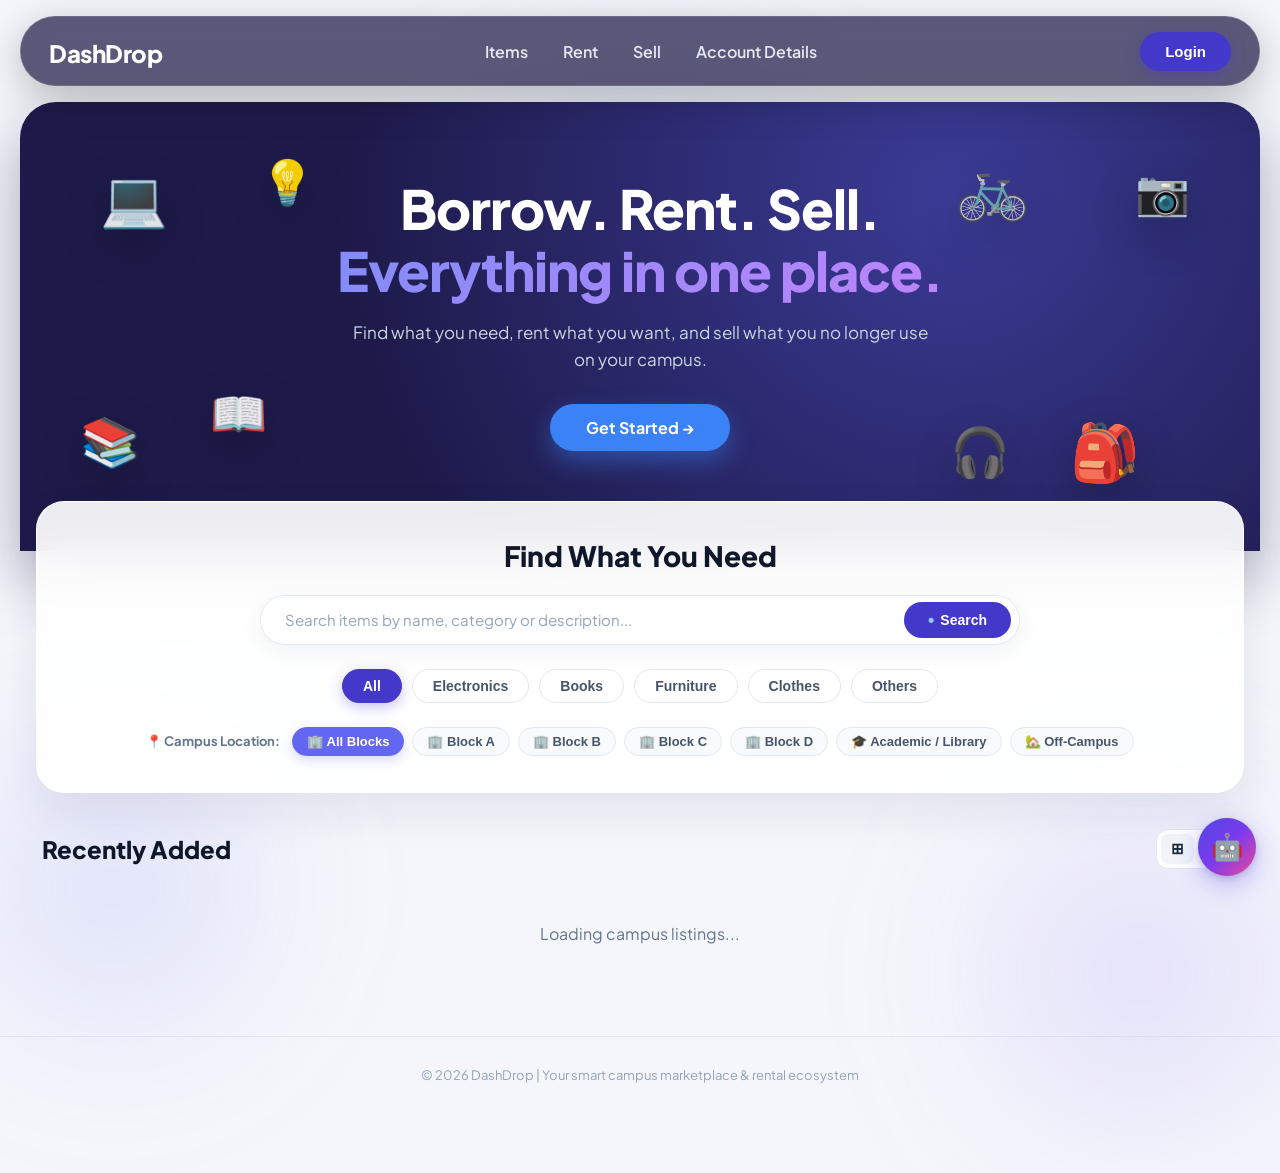
<file: frontend/index.html>
<!DOCTYPE html>
<html lang="en">

<head>
    <meta charset="UTF-8">
    <meta name="viewport" content="width=device-width, initial-scale=1.0">
    <title>DashDrop - Campus Marketplace</title>
    <link rel="preconnect" href="https://fonts.googleapis.com">
    <link rel="preconnect" href="https://fonts.gstatic.com" crossorigin>
    <link href="https://fonts.googleapis.com/css2?family=Plus+Jakarta+Sans:wght@400;500;600;700;800&family=Poppins:wght@400;500;600;700;800&display=swap" rel="stylesheet">
    <link rel="stylesheet" href="style.css">
</head>

<body class="landing-page-body">

    <!-- Ambient Floating 3D Elements Background -->
    <div class="ambient-glow glow-top-center"></div>
    <div class="ambient-glow glow-bottom-right"></div>
    <div class="ambient-glow glow-bottom-left"></div>

    <!-- Navigation Bar -->
    <header class="navbar navbar-floating">
        <div class="logo">
            <span class="logo-text">DashDrop</span>
        </div>

        <nav>
            <a href="items.html">Items</a>
            <a href="rent.html">Rent</a>
            <a href="sell.html">Sell</a>
            <a href="account.html">Account Details</a>
        </nav>

        <button class="login-btn" onclick="openAuthModal('login')">
            Login
        </button>
    </header>

    <!-- Hero Deep Indigo Glass Section -->
    <section class="hero-showcase">
        <div class="hero-floating-decor decor-laptop">💻</div>
        <div class="hero-floating-decor decor-lamp">💡</div>
        <div class="hero-floating-decor decor-books">📚</div>
        <div class="hero-floating-decor decor-books-2">📖</div>
        <div class="hero-floating-decor decor-bike">🚲</div>
        <div class="hero-floating-decor decor-headphones">🎧</div>
        <div class="hero-floating-decor decor-backpack">🎒</div>
        <div class="hero-floating-decor decor-camera">📷</div>

        <div class="hero-content-pill">
            <h1 class="hero-main-title">
                Borrow. Rent. Sell.<br>
                <span class="hero-gradient-text">Everything in one place.</span>
            </h1>

            <p class="hero-subtitle">
                Find what you need, rent what you want, and sell what you no longer use on your campus.
            </p>

            <a href="items.html" class="hero-cta-btn">
                Get Started →
            </a>
        </div>
    </section>

    <!-- Embedded Glass Search & Filter Section -->
    <main class="landing-integrated-content">
        <div class="unified-search-card">
            <h2 class="search-card-title">Find What You Need</h2>
            
            <div class="search-box-modern">
                <input type="text" id="landingSearchInput" placeholder="Search items by name, category or description...">
                <button type="button" class="search-action-btn" onclick="handleLandingSearch()">
                    <span class="search-dot">•</span> Search
                </button>
            </div>

            <!-- Categories -->
            <div class="categories-pill-row" id="landingCategoryRow">
                <button class="cat-pill active" onclick="switchLandingCategory('all', this)">All</button>
                <button class="cat-pill" onclick="switchLandingCategory('electronics', this)">Electronics</button>
                <button class="cat-pill" onclick="switchLandingCategory('books', this)">Books</button>
                <button class="cat-pill" onclick="switchLandingCategory('furniture', this)">Furniture</button>
                <button class="cat-pill" onclick="switchLandingCategory('clothes', this)">Clothes</button>
                <button class="cat-pill" onclick="switchLandingCategory('others', this)">Others</button>
            </div>

            <!-- Campus Location Filter -->
            <div class="campus-location-row">
                <span class="location-label">📍 Campus Location:</span>
                <div class="location-chips-scroll" id="landingLocationRow">
                    <button class="loc-chip active" onclick="switchLandingBlock('all', this)">🏢 All Blocks</button>
                    <button class="loc-chip" onclick="switchLandingBlock('Block A', this)">🏢 Block A</button>
                    <button class="loc-chip" onclick="switchLandingBlock('Block B', this)">🏢 Block B</button>
                    <button class="loc-chip" onclick="switchLandingBlock('Block C', this)">🏢 Block C</button>
                    <button class="loc-chip" onclick="switchLandingBlock('Block D', this)">🏢 Block D</button>
                    <button class="loc-chip" onclick="switchLandingBlock('Academic / Library', this)">🎓 Academic / Library</button>
                    <button class="loc-chip" onclick="switchLandingBlock('Off-Campus', this)">🏡 Off-Campus</button>
                </div>
            </div>
        </div>

        <!-- Recently Added Section -->
        <section class="recently-added-section">
            <div class="section-header-row">
                <h3 class="section-title">Recently Added</h3>
                <div class="view-mode-toggles">
                    <button class="view-toggle-btn active" title="Grid View">⊞</button>
                    <button class="view-toggle-btn" title="Compact View">☰</button>
                </div>
            </div>

            <div class="modern-card-grid" id="recentlyAddedGrid">
                <!-- Dynamically rendered items with badges, ratings & heart buttons -->
            </div>
        </section>
    </main>

    <!-- Footer -->
    <footer class="modern-footer">
        <p>© 2026 DashDrop | Your smart campus marketplace & rental ecosystem</p>
    </footer>

    <!-- Socket.IO client -->
    <script src="https://cdn.socket.io/4.8.1/socket.io.min.js"></script>
    <script src="script.js"></script>
</body>

</html>
</file>
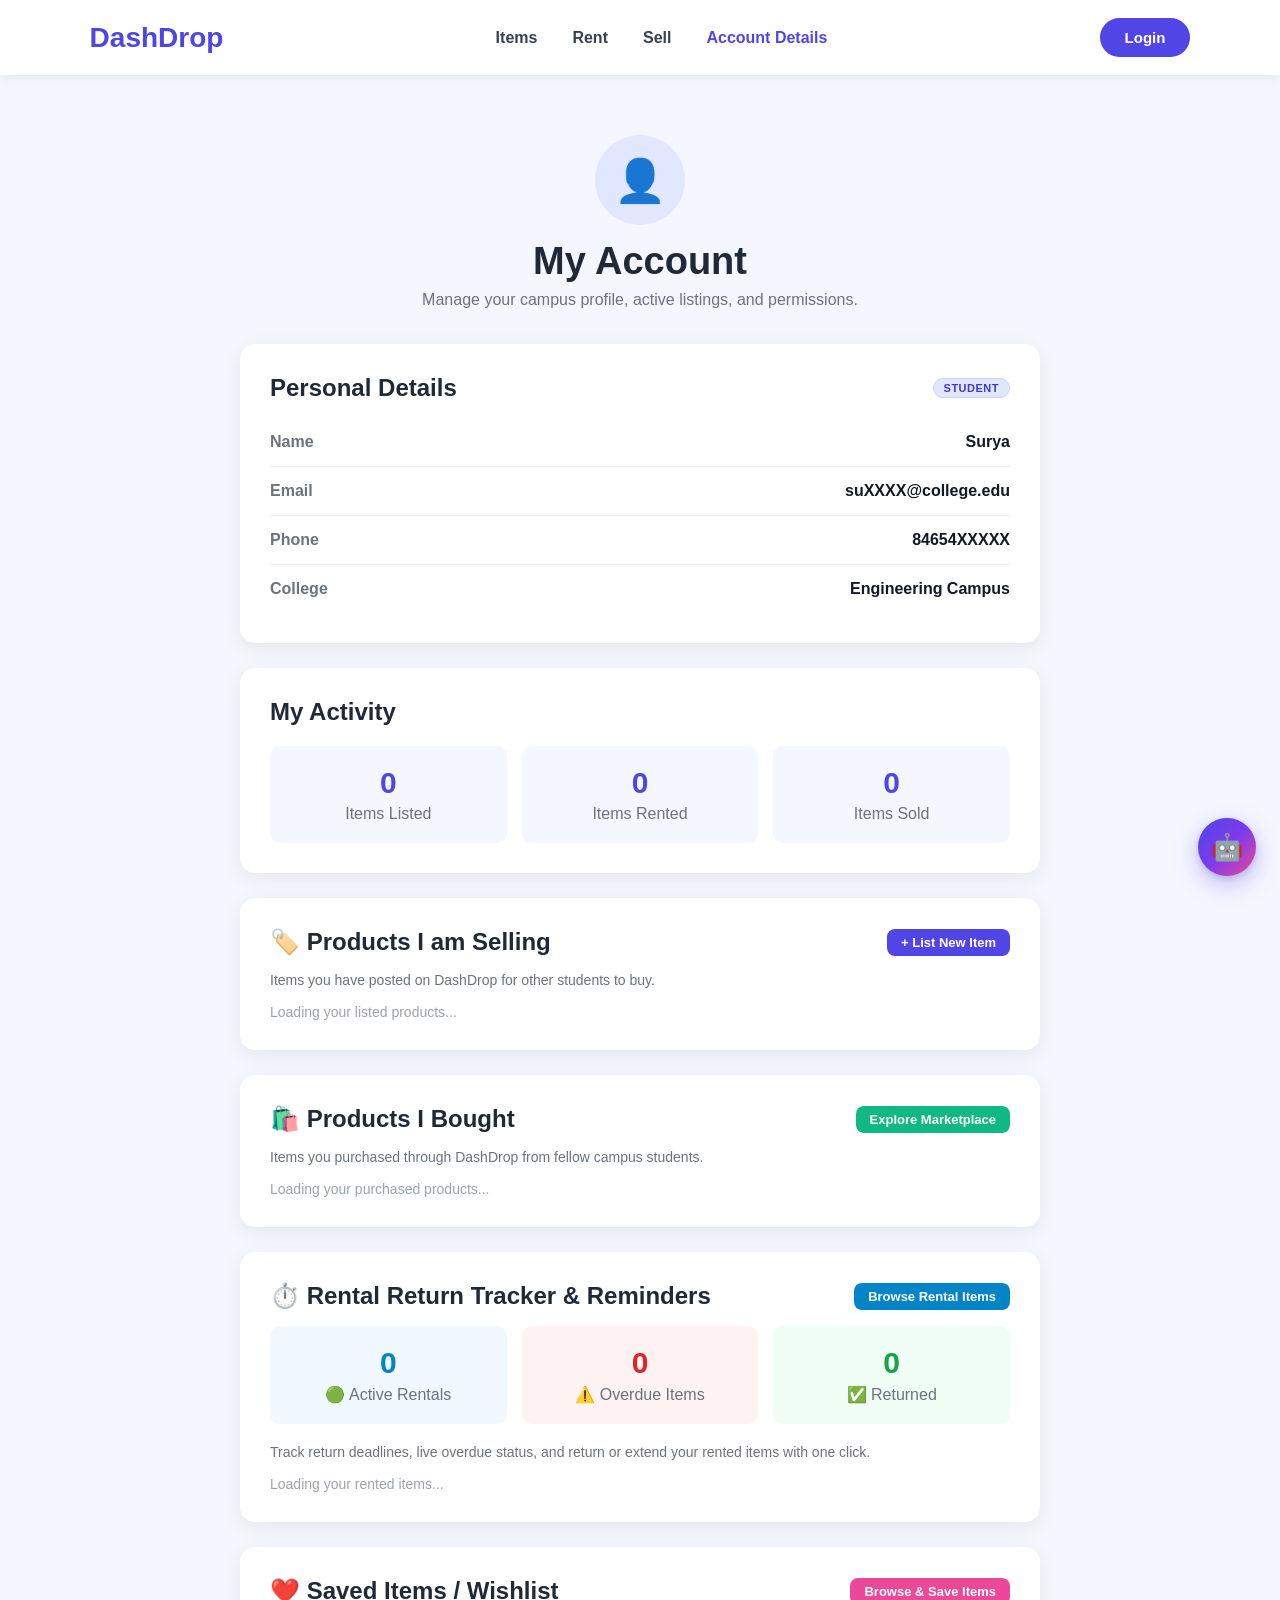
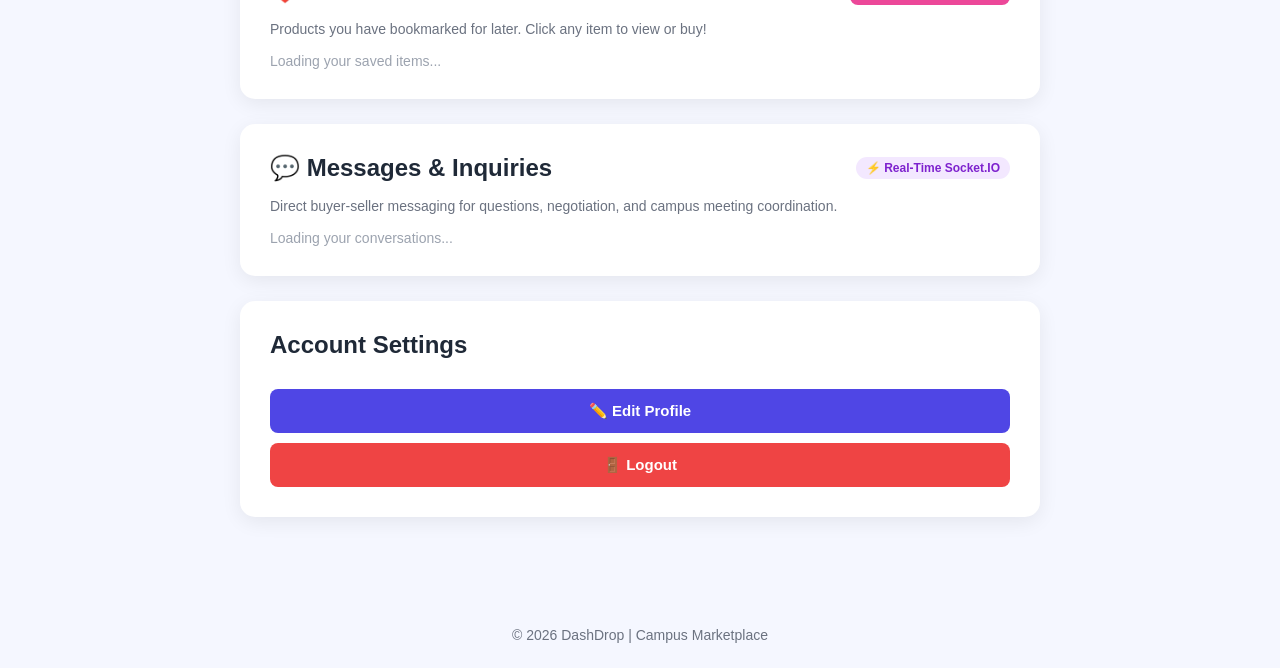
<file: frontend/account.html>
<!DOCTYPE html>
<html lang="en">

<head>
    <meta charset="UTF-8">
    <meta name="viewport" content="width=device-width, initial-scale=1.0">
    <title>DashDrop - Account & Administration</title>
    <link rel="stylesheet" href="style.css">
</head>

<body>

    <!-- Navigation Bar -->
    <header class="navbar">
        <div class="logo">DashDrop</div>

        <nav>
            <a href="items.html">Items</a>
            <a href="rent.html">Rent</a>
            <a href="sell.html">Sell</a>
            <a href="account.html" class="active">Account Details</a>
        </nav>

        <button class="login-btn" onclick="openAuthModal('login')">
            Login
        </button>
    </header>

    <!-- Account Page -->
    <main class="account-page">

        <section class="account-header">
            <div class="profile-icon">👤</div>
            <h1 id="userHeading">My Account</h1>
            <p>Manage your campus profile, active listings, and permissions.</p>
        </section>

        <!-- Personal Details -->
        <section class="account-card">
            <div style="display: flex; justify-content: space-between; align-items: center; margin-bottom: 16px;">
                <h2 style="margin: 0;">Personal Details</h2>
                <span id="userRoleBadge" class="role-badge role-student">STUDENT</span>
            </div>

            <div class="detail-row">
                <span class="detail-label">Name</span>
                <span class="detail-value" id="profileName">Surya</span>
            </div>

            <div class="detail-row">
                <span class="detail-label">Email</span>
                <span class="detail-value" id="profileEmail">suXXXX@college.edu</span>
            </div>

            <div class="detail-row">
                <span class="detail-label">Phone</span>
                <span class="detail-value" id="profilePhone">84654XXXXX</span>
            </div>

            <div class="detail-row">
                <span class="detail-label">College</span>
                <span class="detail-value" id="profileCollege">Engineering Campus</span>
            </div>
        </section>

        <!-- My Activity -->
        <section class="account-card">
            <h2>My Activity</h2>

            <div class="activity-grid">
                <div class="activity-box">
                    <h3 id="listedCount">0</h3>
                    <p>Items Listed</p>
                </div>

                <div class="activity-box">
                    <h3 id="rentedCount">0</h3>
                    <p>Items Rented</p>
                </div>

                <div class="activity-box">
                    <h3 id="soldCount">0</h3>
                    <p>Items Sold</p>
                </div>
            </div>
        </section>

        <!-- 📦 PRODUCTS I AM SELLING -->
        <section class="account-card" id="mySellingSection">
            <div style="display: flex; justify-content: space-between; align-items: center; margin-bottom: 16px;">
                <h2 style="margin: 0;">🏷️ Products I am Selling</h2>
                <a href="sell.html"
                    style="background: #4f46e5; color: white; text-decoration: none; padding: 6px 14px; border-radius: 8px; font-size: 13px; font-weight: 600;">+
                    List New Item</a>
            </div>
            <p style="font-size: 14px; color: #6b7280; margin-bottom: 16px;">
                Items you have posted on DashDrop for other students to buy.
            </p>

            <div id="mySellingList" class="my-products-grid">
                <!-- Rendered dynamically by script.js -->
                <p style="color: #9ca3af; font-size: 14px;">Loading your listed products...</p>
            </div>
        </section>

        <!-- 🛍️ PRODUCTS I BOUGHT FROM DASHDROP -->
        <section class="account-card" id="myBoughtSection">
            <div style="display: flex; justify-content: space-between; align-items: center; margin-bottom: 16px;">
                <h2 style="margin: 0;">🛍️ Products I Bought</h2>
                <a href="items.html"
                    style="background: #10b981; color: white; text-decoration: none; padding: 6px 14px; border-radius: 8px; font-size: 13px; font-weight: 600;">Explore
                    Marketplace</a>
            </div>
            <p style="font-size: 14px; color: #6b7280; margin-bottom: 16px;">
                Items you purchased through DashDrop from fellow campus students.
            </p>

            <div id="myBoughtList" class="my-products-grid">
                <!-- Rendered dynamically by script.js -->
                <p style="color: #9ca3af; font-size: 14px;">Loading your purchased products...</p>
            </div>
        </section>

        <!-- ⏱️ RENTAL RETURN TRACKER & OVERDUE REMINDERS -->
        <section class="account-card" id="myRentalsTrackerSection">
            <div
                style="display: flex; justify-content: space-between; align-items: center; margin-bottom: 16px; flex-wrap: wrap; gap: 8px;">
                <h2 style="margin: 0;">⏱️ Rental Return Tracker &amp; Reminders</h2>
                <a href="rent.html"
                    style="background: #0284c7; color: white; text-decoration: none; padding: 6px 14px; border-radius: 8px; font-size: 13px; font-weight: 600;">Browse
                    Rental Items</a>
            </div>

            <!-- Overdue Reminder Banner (hidden unless there are overdue items) -->
            <div id="rentalOverdueBanner"
                style="display: none; background: #fef2f2; border: 1.5px solid #f87171; border-radius: 10px; padding: 14px 16px; margin-bottom: 18px;">
                <div style="display: flex; align-items: center; gap: 10px;">
                    <span style="font-size: 24px;">⚠️</span>
                    <div>
                        <h4 style="margin: 0; color: #b91c1c; font-size: 14px;">Urgent: Overdue Rental Item(s) Detected!
                        </h4>
                        <p id="rentalOverdueBannerText" style="margin: 2px 0 0; color: #7f1d1d; font-size: 13px;">
                            Please return overdue items to the campus desk or extend your rental to avoid penalties.
                        </p>
                    </div>
                </div>
            </div>

            <!-- Return Tracker Metrics -->
            <div class="activity-grid" style="margin-bottom: 20px;">
                <div class="activity-box" style="background: #f0f9ff; border-color: #bae6fd;">
                    <h3 id="trackerActiveCount" style="color: #0284c7;">0</h3>
                    <p>🟢 Active Rentals</p>
                </div>
                <div class="activity-box" style="background: #fef2f2; border-color: #fecaca;">
                    <h3 id="trackerOverdueCount" style="color: #dc2626;">0</h3>
                    <p>⚠️ Overdue Items</p>
                </div>
                <div class="activity-box" style="background: #f0fdf4; border-color: #bbf7d0;">
                    <h3 id="trackerReturnedCount" style="color: #16a34a;">0</h3>
                    <p>✅ Returned</p>
                </div>
            </div>

            <p style="font-size: 14px; color: #6b7280; margin-bottom: 16px;">
                Track return deadlines, live overdue status, and return or extend your rented items with one click.
            </p>

            <div id="myRentalsTrackerList" class="my-products-grid">
                <!-- Rendered dynamically by script.js -->
                <p style="color: #9ca3af; font-size: 14px;">Loading your rented items...</p>
            </div>
        </section>

        <!-- ❤️ MY WISHLIST / SAVED ITEMS -->
        <section class="account-card" id="myWishlistSection">
            <div style="display: flex; justify-content: space-between; align-items: center; margin-bottom: 16px;">
                <h2 style="margin: 0;">❤️ Saved Items / Wishlist</h2>
                <a href="items.html"
                    style="background: #ec4899; color: white; text-decoration: none; padding: 6px 14px; border-radius: 8px; font-size: 13px; font-weight: 600;">Browse
                    &amp; Save Items</a>
            </div>
            <p style="font-size: 14px; color: #6b7280; margin-bottom: 16px;">
                Products you have bookmarked for later. Click any item to view or buy!
            </p>

            <div id="myWishlistList" class="my-products-grid">
                <!-- Rendered dynamically by script.js -->
                <p style="color: #9ca3af; font-size: 14px;">Loading your saved items...</p>
            </div>
        </section>

        <!-- ADMIN EXCLUSIVE MANAGEMENT SECTION: Block Names & Seller Moderation -->
        <section class="account-card" id="adminSection" style="display: none; border-left: 4px solid #4f46e5;">
            <div style="display: flex; justify-content: space-between; align-items: center; margin-bottom: 8px;">
                <h2 style="margin: 0; color: #1e1b4b; display: flex; align-items: center; gap: 8px;">
                    🛡️ Campus Administration
                </h2>
                <span class="role-badge role-admin">ADMINISTRATOR</span>
            </div>
            <p style="font-size: 13.5px; color: #6b7280; margin-bottom: 24px;">
                Manage hostel and campus location block names, and moderate student sellers across DashDrop.
            </p>

            <!-- 1. Campus Hostel / Block Names Manager -->
            <div style="background: #f8fafc; border: 1px solid #e2e8f0; border-radius: 12px; padding: 20px; margin-bottom: 24px;">
                <div style="display: flex; justify-content: space-between; align-items: center; margin-bottom: 12px; flex-wrap: wrap; gap: 8px;">
                    <div>
                        <h3 style="margin: 0; font-size: 16px; color: #1e1b4b; display: flex; align-items: center; gap: 6px;">
                            🏢 Campus Hostel &amp; Location Blocks
                        </h3>
                        <p style="margin: 2px 0 0; font-size: 12px; color: #64748b;">
                            Rename blocks or add new campus locations. Renaming cascades across all active listings automatically.
                        </p>
                    </div>
                </div>

                <!-- Add New Block Form -->
                <form id="addBlockForm" onsubmit="adminAddBlock(event)" style="display: flex; gap: 8px; margin-bottom: 16px; max-width: 480px;">
                    <input type="text" id="newBlockNameInput" placeholder="New block name (e.g. Ramanujan Hall, Block F)" required
                        style="flex: 1; padding: 8px 12px; border: 1.5px solid #cbd5e1; border-radius: 8px; font-size: 13px; outline: none;">
                    <button type="submit" class="account-btn" style="padding: 8px 16px; font-size: 13px; background: #4f46e5; color: white; border: none; border-radius: 8px; cursor: pointer; font-weight: 600;">
                        ➕ Add Block
                    </button>
                </form>

                <!-- Blocks Table -->
                <div style="overflow-x: auto;">
                    <table style="width: 100%; border-collapse: collapse; text-align: left; font-size: 13px; background: white; border-radius: 8px; overflow: hidden; box-shadow: 0 1px 3px rgba(0,0,0,0.05);">
                        <thead>
                            <tr style="background: #ede9fe; color: #3730a3;">
                                <th style="padding: 10px 14px;">Block Name</th>
                                <th style="padding: 10px 14px;">Active Listings</th>
                                <th style="padding: 10px 14px; text-align: right;">Action</th>
                            </tr>
                        </thead>
                        <tbody id="adminBlocksTableBody">
                            <tr><td colspan="3" style="padding: 16px; text-align: center; color: #94a3b8;">Loading campus blocks...</td></tr>
                        </tbody>
                    </table>
                </div>
            </div>

            <!-- 2. Seller Moderation (Block / Unblock Sellers) -->
            <div style="background: #f8fafc; border: 1px solid #e2e8f0; border-radius: 12px; padding: 20px;">
                <div style="display: flex; justify-content: space-between; align-items: center; margin-bottom: 12px; flex-wrap: wrap; gap: 8px;">
                    <div>
                        <h3 style="margin: 0; font-size: 16px; color: #1e1b4b; display: flex; align-items: center; gap: 6px;">
                            🚫 Seller Moderation &amp; Restrictions
                        </h3>
                        <p style="margin: 2px 0 0; font-size: 12px; color: #64748b;">
                            Block fraudulent or rule-breaking sellers. Blocked sellers cannot post new items and their listings are hidden.
                        </p>
                    </div>
                </div>

                <!-- Sellers Table -->
                <div style="overflow-x: auto;">
                    <table style="width: 100%; border-collapse: collapse; text-align: left; font-size: 13px; background: white; border-radius: 8px; overflow: hidden; box-shadow: 0 1px 3px rgba(0,0,0,0.05);">
                        <thead>
                            <tr style="background: #fee2e2; color: #991b1b;">
                                <th style="padding: 10px 14px;">Seller</th>
                                <th style="padding: 10px 14px;">College / Contact</th>
                                <th style="padding: 10px 14px;">Listings</th>
                                <th style="padding: 10px 14px;">Status</th>
                                <th style="padding: 10px 14px; text-align: right;">Moderation Action</th>
                            </tr>
                        </thead>
                        <tbody id="adminSellersTableBody">
                            <tr><td colspan="5" style="padding: 16px; text-align: center; color: #94a3b8;">Loading sellers...</td></tr>
                        </tbody>
                    </table>
                </div>
            </div>
        </section>

        <!-- 💬 MY CHATS & INQUIRIES -->
        <section class="account-card" id="myChatsSection">
            <div style="display: flex; justify-content: space-between; align-items: center; margin-bottom: 16px;">
                <h2 style="margin: 0;">💬 Messages &amp; Inquiries</h2>
                <span
                    style="font-size: 12px; background: #f3e8ff; color: #7e22ce; padding: 4px 10px; border-radius: 12px; font-weight: 600;">⚡
                    Real-Time Socket.IO</span>
            </div>
            <p style="font-size: 14px; color: #6b7280; margin-bottom: 16px;">
                Direct buyer-seller messaging for questions, negotiation, and campus meeting coordination.
            </p>

            <div id="myConversationsList" class="my-products-grid">
                <!-- Rendered dynamically by script.js -->
                <p style="color: #9ca3af; font-size: 14px;">Loading your conversations...</p>
            </div>
        </section>

        <!-- Account Actions -->
        <section class="account-card">
            <h2>Account Settings</h2>

            <button class="account-btn" onclick="editProfile()">
                ✏️ Edit Profile
            </button>

            <button class="account-btn logout-btn" onclick="logout()">
                🚪 Logout
            </button>
        </section>

    </main>

    <!-- Account Page Chat Modal -->
    <div class="modal-overlay" id="accountChatModal">
        <div class="modal-card" style="max-width: 600px; width: 95%;">
            <button class="modal-close" onclick="closeAccountChatModal()">&times;</button>
            <div style="display:flex; align-items:center; gap:12px; margin-bottom:12px;">
                <div id="accChatIcon" style="font-size:32px;">📦</div>
                <div>
                    <h3 id="accChatTitle" style="margin:0; font-size:16px;">Chat</h3>
                    <p id="accChatSubtitle" style="margin:0; font-size:12px; color:#6b7280;"></p>
                </div>
            </div>

            <div class="chat-panel" style="margin-top:0;">
                <div class="chat-panel-header">
                    <span id="accChatHeaderTitle">💬 Real-Time Chat</span>
                    <span id="accChatTypingIndicator" class="chat-typing"></span>
                </div>
                <div id="accChatMessages" class="chat-messages" style="min-height: 200px; max-height: 300px;">
                </div>
                <div class="chat-input-row">
                    <input type="text" id="accChatInput" class="chat-input" placeholder="Type a message…"
                        maxlength="500" onkeydown="handleAccChatKey(event)" oninput="emitAccTyping()">
                    <button class="chat-send-btn" onclick="sendAccChatMessage()">Send ➤</button>
                </div>
            </div>
        </div>
    </div>

    <!-- Footer -->
    <footer>
        <p>© 2026 DashDrop | Campus Marketplace</p>
    </footer>

    <!-- Socket.IO client -->
    <script src="https://cdn.socket.io/4.8.1/socket.io.min.js"></script>
    <script src="script.js"></script>
</body>

</html>
</file>
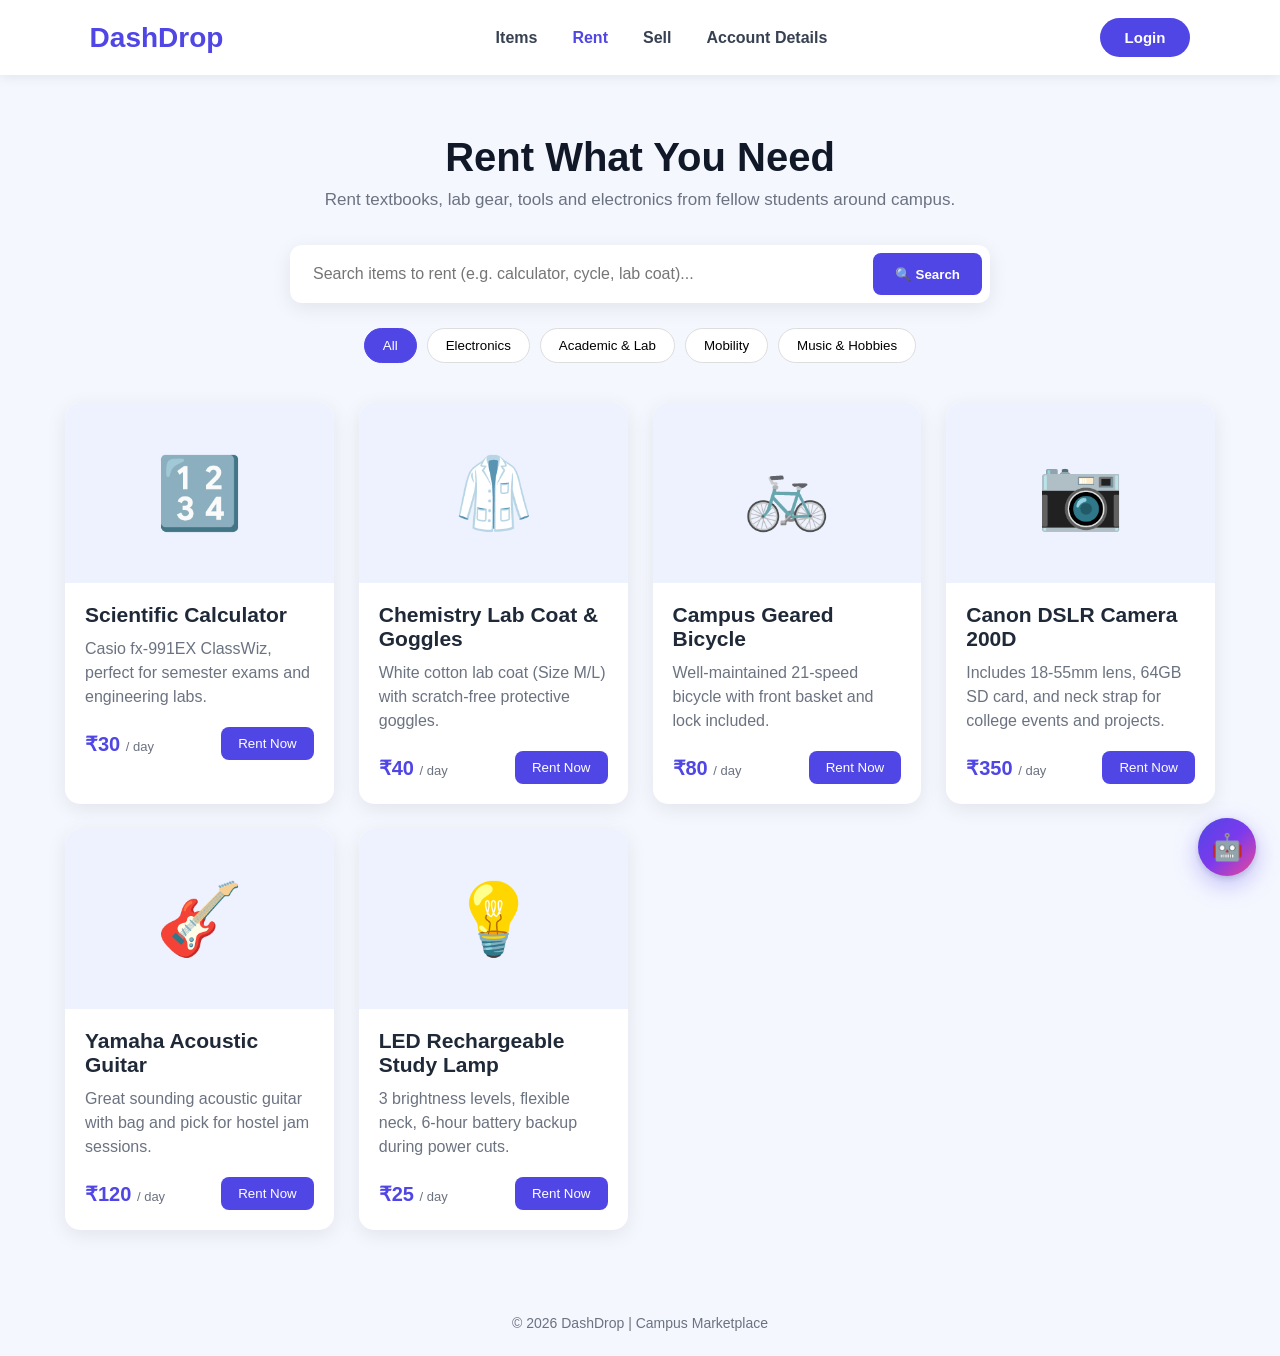
<file: frontend/rent.html>
<!DOCTYPE html>
<html lang="en">

<head>
    <meta charset="UTF-8">
    <meta name="viewport" content="width=device-width, initial-scale=1.0">
    <title>DashDrop - Rent</title>
    <link rel="stylesheet" href="style.css">
</head>

<body>

    <!-- Navigation Bar -->
    <header class="navbar">
        <div class="logo">DashDrop</div>

        <nav>
            <a href="items.html">Items</a>
            <a href="rent.html" class="active">Rent</a>
            <a href="sell.html">Sell</a>
            <a href="account.html">Account Details</a>
        </nav>

        <button class="login-btn" onclick="goToItems()">
            Student Portal
        </button>
    </header>

    <!-- Rent Page -->
    <main class="items-page">

        <section class="items-header">
            <h1>Rent What You Need</h1>
            <p>Rent textbooks, lab gear, tools and electronics from fellow students around campus.</p>
        </section>

        <!-- Search -->
        <div class="search-box">
            <input type="text" id="rentSearch" placeholder="Search items to rent (e.g. calculator, cycle, lab coat)...">
            <button onclick="searchRentItems()">🔍 Search</button>
        </div>

        <!-- Categories -->
        <div class="categories" id="rentCategoryContainer">
            <button class="active" onclick="filterRentCategory('all', this)">All</button>
            <button onclick="filterRentCategory('electronics', this)">Electronics</button>
            <button onclick="filterRentCategory('academic', this)">Academic & Lab</button>
            <button onclick="filterRentCategory('mobility', this)">Mobility</button>
            <button onclick="filterRentCategory('music', this)">Music & Hobbies</button>
        </div>

        <!-- Return Tracker Alert Banner -->
        <div id="rentPageTrackerBanner" style="display:none; max-width:1200px; margin: 0 auto 20px; padding: 12px 18px; border-radius: 10px; font-size: 14px;">
        </div>

        <!-- Rent Items Grid -->
        <section class="item-grid" id="rentGrid">

            <!-- Item 1 -->
            <div class="item-card" data-category="academic">
                <div class="item-image">🔢</div>
                <div class="item-info">
                    <h2>Scientific Calculator</h2>
                    <p>Casio fx-991EX ClassWiz, perfect for semester exams and engineering labs.</p>
                    <div class="item-bottom">
                        <span class="price">₹30 <small style="font-size: 13px; color: #6b7280; font-weight: normal;">/ day</small></span>
                        <button onclick="rentItem('Scientific Calculator', 30, 'academic')">Rent Now</button>
                    </div>
                </div>
            </div>

            <!-- Item 2 -->
            <div class="item-card" data-category="academic">
                <div class="item-image">🥼</div>
                <div class="item-info">
                    <h2>Chemistry Lab Coat & Goggles</h2>
                    <p>White cotton lab coat (Size M/L) with scratch-free protective goggles.</p>
                    <div class="item-bottom">
                        <span class="price">₹40 <small style="font-size: 13px; color: #6b7280; font-weight: normal;">/ day</small></span>
                        <button onclick="rentItem('Chemistry Lab Coat &amp; Goggles', 40, 'academic')">Rent Now</button>
                    </div>
                </div>
            </div>

            <!-- Item 3 -->
            <div class="item-card" data-category="mobility">
                <div class="item-image">🚲</div>
                <div class="item-info">
                    <h2>Campus Geared Bicycle</h2>
                    <p>Well-maintained 21-speed bicycle with front basket and lock included.</p>
                    <div class="item-bottom">
                        <span class="price">₹80 <small style="font-size: 13px; color: #6b7280; font-weight: normal;">/ day</small></span>
                        <button onclick="rentItem('Campus Geared Bicycle', 80, 'mobility')">Rent Now</button>
                    </div>
                </div>
            </div>

            <!-- Item 4 -->
            <div class="item-card" data-category="electronics">
                <div class="item-image">📷</div>
                <div class="item-info">
                    <h2>Canon DSLR Camera 200D</h2>
                    <p>Includes 18-55mm lens, 64GB SD card, and neck strap for college events and projects.</p>
                    <div class="item-bottom">
                        <span class="price">₹350 <small style="font-size: 13px; color: #6b7280; font-weight: normal;">/ day</small></span>
                        <button onclick="rentItem('Canon DSLR Camera 200D', 350, 'electronics')">Rent Now</button>
                    </div>
                </div>
            </div>

            <!-- Item 5 -->
            <div class="item-card" data-category="music">
                <div class="item-image">🎸</div>
                <div class="item-info">
                    <h2>Yamaha Acoustic Guitar</h2>
                    <p>Great sounding acoustic guitar with bag and pick for hostel jam sessions.</p>
                    <div class="item-bottom">
                        <span class="price">₹120 <small style="font-size: 13px; color: #6b7280; font-weight: normal;">/ day</small></span>
                        <button onclick="rentItem('Yamaha Acoustic Guitar', 120, 'music')">Rent Now</button>
                    </div>
                </div>
            </div>

            <!-- Item 6 -->
            <div class="item-card" data-category="electronics">
                <div class="item-image">💡</div>
                <div class="item-info">
                    <h2>LED Rechargeable Study Lamp</h2>
                    <p>3 brightness levels, flexible neck, 6-hour battery backup during power cuts.</p>
                    <div class="item-bottom">
                        <span class="price">₹25 <small style="font-size: 13px; color: #6b7280; font-weight: normal;">/ day</small></span>
                        <button onclick="rentItem('LED Rechargeable Study Lamp', 25, 'electronics')">Rent Now</button>
                    </div>
                </div>
            </div>

        </section>

    </main>

    <!-- Footer -->
    <footer>
        <p>© 2026 DashDrop | Campus Marketplace</p>
    </footer>

    <!-- Socket.IO client -->
    <script src="https://cdn.socket.io/4.8.1/socket.io.min.js"></script>
    <script src="script.js"></script>
</body>

</html>
</file>
<file: frontend/style.css>
/* ========================================
   DashDrop - MAIN STYLESHEET
   ======================================== */


/* ---------- GENERAL ---------- */

* {
    margin: 0;
    padding: 0;
    box-sizing: border-box;
}

body {
    font-family: Poppins, Helvetica, sans-serif;
    background: #f5f7ff;
    color: #1f2937;
    min-height: 100vh;
}


/* ---------- NAVIGATION BAR ---------- */

.navbar {
    width: 100%;
    height: 75px;
    background: #ffffff;

    display: flex;
    align-items: center;
    justify-content: space-between;

    padding: 0 7%;

    box-shadow: 0 2px 12px rgba(0, 0, 0, 0.08);

    position: relative;
    z-index: 10;
}


/* Logo */

.logo {
    font-size: 28px;
    font-weight: 800;
    color: #4f46e5;
}


/* Navigation Links */

.navbar nav {
    display: flex;
    align-items: center;
    gap: 35px;
}

.navbar nav a {
    text-decoration: none;
    color: #374151;
    font-size: 16px;
    font-weight: 600;

    transition: 0.3s;
}

.navbar nav a:hover {
    color: #4f46e5;
}

.navbar nav a.active {
    color: #4f46e5;
}


/* Login Button */

.login-btn {
    border: none;
    background: #4f46e5;
    color: white;

    padding: 11px 25px;

    border-radius: 25px;

    font-size: 15px;
    font-weight: 600;

    cursor: pointer;

    transition: 0.3s;
}

.login-btn:hover {
    background: #3730a3;
    transform: translateY(-2px);
}


/* ========================================
   INDEX / HOME PAGE
   ======================================== */

.hero {
    min-height: calc(100vh - 75px);

    display: flex;
    align-items: center;
    justify-content: center;

    text-align: center;

    padding: 60px 20px;

    position: relative;

    overflow: hidden;

    background:
        radial-gradient(circle at 20% 20%,
            rgba(99, 102, 241, 0.18),
            transparent 30%),
        radial-gradient(circle at 80% 70%,
            rgba(168, 85, 247, 0.18),
            transparent 30%),
        #f5f7ff;
}


.hero-content {
    max-width: 800px;

    position: relative;

    z-index: 2;
}


.hero-content h1 {
    font-size: 60px;
    line-height: 1.1;

    font-weight: 800;

    color: #111827;

    margin-bottom: 25px;
}


.hero-content h1 span {
    display: block;

    color: #4f46e5;
}


.hero-content p {
    font-size: 19px;

    line-height: 1.7;

    color: #6b7280;

    max-width: 600px;

    margin: 0 auto 35px;
}


.start-btn {
    border: none;

    background: #4f46e5;

    color: white;

    padding: 15px 32px;

    border-radius: 30px;

    font-size: 17px;

    font-weight: 700;

    cursor: pointer;

    box-shadow:
        0 10px 25px rgba(79, 70, 229, 0.25);

    transition: 0.3s;
}


.start-btn:hover {
    background: #3730a3;

    transform: translateY(-3px);

    box-shadow:
        0 15px 30px rgba(79, 70, 229, 0.35);
}


/* Decorative circles */

.decoration {
    position: absolute;

    border-radius: 50%;

    opacity: 0.5;

    filter: blur(1px);
}

.decoration-1 {
    width: 180px;
    height: 180px;

    background: #c7d2fe;

    top: 10%;
    left: 8%;
}

.decoration-2 {
    width: 250px;
    height: 250px;

    background: #ddd6fe;

    bottom: -80px;
    right: 5%;
}

.decoration-3 {
    width: 100px;
    height: 100px;

    background: #bfdbfe;

    top: 20%;
    right: 15%;
}


/* ========================================
   ITEMS PAGE
   ======================================== */

.items-page {
    max-width: 1200px;

    margin: auto;

    padding: 60px 25px;
}


.items-header {
    text-align: center;

    margin-bottom: 35px;
}


.items-header h1 {
    font-size: 40px;

    color: #111827;

    margin-bottom: 10px;
}


.items-header p {
    color: #6b7280;

    font-size: 17px;
}


/* Search */

.search-box {
    display: flex;

    max-width: 700px;

    margin: 0 auto 25px;

    background: white;

    padding: 8px;

    border-radius: 12px;

    box-shadow:
        0 5px 20px rgba(0, 0, 0, 0.08);
}


.search-box input {
    flex: 1;

    border: none;

    outline: none;

    padding: 12px 15px;

    font-size: 16px;
}


.search-box button {
    border: none;

    background: #4f46e5;

    color: white;

    padding: 12px 22px;

    border-radius: 8px;

    cursor: pointer;

    font-weight: 600;
}


/* Categories */

.categories {
    display: flex;

    justify-content: center;

    flex-wrap: wrap;

    gap: 10px;

    margin-bottom: 40px;
}


.categories button {
    border: 1px solid #ddd;

    background: white;

    padding: 9px 18px;

    border-radius: 20px;

    cursor: pointer;

    transition: 0.3s;
}


.categories button:hover {
    background: #4f46e5;

    color: white;

    border-color: #4f46e5;
}


/* Item Grid */

.item-grid {
    display: grid;

    grid-template-columns:
        repeat(auto-fit, minmax(240px, 1fr));

    gap: 25px;
}


.item-card {
    background: white;

    border-radius: 15px;

    overflow: hidden;

    box-shadow:
        0 5px 20px rgba(0, 0, 0, 0.08);

    transition: 0.3s;
}


.item-card:hover {
    transform: translateY(-7px);

    box-shadow:
        0 12px 30px rgba(0, 0, 0, 0.12);
}


.item-image {
    height: 180px;

    display: flex;

    align-items: center;

    justify-content: center;

    font-size: 70px;

    background: #eef2ff;
}


.item-info {
    padding: 20px;
}


.item-info h2 {
    font-size: 21px;

    margin-bottom: 10px;
}


.item-info p {
    color: #6b7280;

    line-height: 1.5;

    margin-bottom: 18px;
}


.item-bottom {
    display: flex;

    justify-content: space-between;

    align-items: center;
}


.price {
    font-size: 20px;

    font-weight: 800;

    color: #4f46e5;
}


.item-bottom button {
    border: none;

    background: #4f46e5;

    color: white;

    padding: 9px 17px;

    border-radius: 8px;

    cursor: pointer;
}


/* ========================================
   SELL PAGE
   ======================================== */

.sell-page {
    max-width: 800px;

    margin: auto;

    padding: 60px 25px;
}


.sell-header {
    text-align: center;

    margin-bottom: 35px;
}


.sell-header h1 {
    font-size: 40px;

    margin-bottom: 12px;
}


.sell-header p {
    color: #6b7280;

    line-height: 1.6;
}


.sell-form {
    background: white;

    padding: 35px;

    border-radius: 18px;

    box-shadow:
        0 8px 30px rgba(0, 0, 0, 0.08);
}


.sell-form h2 {
    margin-bottom: 25px;

    color: #111827;
}


.sell-form label {
    display: block;

    font-weight: 600;

    margin-bottom: 8px;

    margin-top: 18px;
}


.sell-form input,
.sell-form select,
.sell-form textarea {
    width: 100%;

    padding: 13px;

    border: 1px solid #d1d5db;

    border-radius: 8px;

    font-size: 15px;

    outline: none;

    font-family: inherit;
}


.sell-form input:focus,
.sell-form select:focus,
.sell-form textarea:focus {
    border-color: #4f46e5;

    box-shadow:
        0 0 0 3px rgba(79, 70, 229, 0.1);
}


.sell-btn {
    width: 100%;

    border: none;

    background: #4f46e5;

    color: white;

    padding: 14px;

    margin-top: 25px;

    border-radius: 8px;

    font-size: 16px;

    font-weight: 700;

    cursor: pointer;

    transition: 0.3s;
}


.sell-btn:hover {
    background: #3730a3;
}


/* ========================================
   ACCOUNT PAGE
   ======================================== */

.account-page {
    max-width: 850px;

    margin: auto;

    padding: 60px 25px;
}


.account-header {
    text-align: center;

    margin-bottom: 35px;
}


.profile-icon {
    width: 90px;
    height: 90px;

    display: flex;

    align-items: center;
    justify-content: center;

    margin: 0 auto 15px;

    border-radius: 50%;

    background: #e0e7ff;

    font-size: 42px;
}


.account-header h1 {
    font-size: 38px;

    margin-bottom: 8px;
}


.account-header p {
    color: #6b7280;
}


.account-card {
    background: white;

    padding: 30px;

    border-radius: 15px;

    margin-bottom: 25px;

    box-shadow:
        0 5px 20px rgba(0, 0, 0, 0.07);
}


.account-card h2 {
    margin-bottom: 20px;
}


.detail-row {
    display: flex;

    justify-content: space-between;

    padding: 15px 0;

    border-bottom: 1px solid #eee;
}


.detail-row:last-child {
    border-bottom: none;
}


.detail-label {
    font-weight: 600;

    color: #6b7280;
}


.detail-value {
    font-weight: 600;

    color: #111827;
}


.activity-grid {
    display: grid;

    grid-template-columns:
        repeat(3, 1fr);

    gap: 15px;
}


.activity-box {
    text-align: center;

    padding: 20px;

    background: #f5f7ff;

    border-radius: 10px;
}


.activity-box h3 {
    font-size: 30px;

    color: #4f46e5;

    margin-bottom: 5px;
}


.activity-box p {
    color: #6b7280;
}


.account-btn {
    width: 100%;

    padding: 13px;

    margin-top: 10px;

    border: none;

    border-radius: 8px;

    background: #4f46e5;

    color: white;

    font-size: 15px;

    font-weight: 600;

    cursor: pointer;
}


.account-btn:hover {
    background: #3730a3;
}


.logout-btn {
    background: #ef4444;
}


.logout-btn:hover {
    background: #dc2626;
}


/* ========================================
   FOOTER
   ======================================== */

footer {
    text-align: center;

    padding: 25px;

    color: #6b7280;

    font-size: 14px;
}


/* ========================================
   MOBILE RESPONSIVE DESIGN
   ======================================== */

@media (max-width: 768px) {

    .navbar {
        height: auto;

        padding: 20px;

        flex-direction: column;

        gap: 18px;
    }


    .navbar nav {
        gap: 15px;

        flex-wrap: wrap;

        justify-content: center;
    }


    .navbar nav a {
        font-size: 14px;
    }


    .hero-content h1 {
        font-size: 42px;
    }


    .hero-content p {
        font-size: 16px;
    }


    .items-header h1,
    .sell-header h1 {
        font-size: 32px;
    }


    .activity-grid {
        grid-template-columns: 1fr;
    }


    .detail-row {
        flex-direction: column;

        gap: 5px;
    }

}


@media (max-width: 480px) {

    .hero-content h1 {
        font-size: 34px;
    }


    .search-box {
        flex-direction: column;

        gap: 8px;
    }


    .search-box button {
        width: 100%;
    }


    .sell-form,
    .account-card {
        padding: 22px;
    }

}

/* Active Category Button */
.categories button.active {
    background: #4f46e5;
    color: white;
    border-color: #4f46e5;
}

/* Form Feedback Notification */
.form-feedback {
    display: none;
    margin-top: 20px;
    padding: 14px 18px;
    border-radius: 8px;
    font-size: 15px;
    font-weight: 500;
    text-align: center;
}

.form-feedback.success {
    display: block;
    background-color: #ecfdf5;
    color: #065f46;
    border: 1px solid #a7f3d0;
}

.form-feedback.error {
    display: block;
    background-color: #fef2f2;
    color: #991b1b;
    border: 1px solid #fecaca;
}

/* Empty State Message */
.no-items-message {
    grid-column: 1 / -1;
    text-align: center;
    padding: 60px 20px;
    background: white;
    border-radius: 15px;
    box-shadow: 0 4px 15px rgba(0, 0, 0, 0.05);
    color: #6b7280;
}

.no-items-message h3 {
    font-size: 22px;
    color: #111827;
    margin-bottom: 8px;
}

/* Item Details Modal */
.modal-overlay {
    position: fixed;
    top: 0;
    left: 0;
    width: 100%;
    height: 100%;
    background: rgba(17, 24, 39, 0.6);
    backdrop-filter: blur(4px);
    display: none;
    align-items: center;
    justify-content: center;
    z-index: 1000;
    padding: 20px;
}

.modal-overlay.active {
    display: flex;
}

.modal-card {
    background: white;
    border-radius: 20px;
    max-width: 480px;
    width: 100%;
    padding: 35px;
    position: relative;
    box-shadow: 0 20px 40px rgba(0, 0, 0, 0.2);
    animation: modalFadeIn 0.25s ease-out;
}

@keyframes modalFadeIn {
    from {
        opacity: 0;
        transform: translateY(15px) scale(0.96);
    }
    to {
        opacity: 1;
        transform: translateY(0) scale(1);
    }
}

.modal-close {
    position: absolute;
    top: 18px;
    right: 22px;
    background: none;
    border: none;
    font-size: 30px;
    color: #9ca3af;
    cursor: pointer;
    line-height: 1;
}

.modal-close:hover {
    color: #111827;
}

.modal-icon {
    font-size: 60px;
    margin-bottom: 15px;
}

.modal-card h3 {
    font-size: 24px;
    color: #111827;
    margin-bottom: 8px;
}

.modal-category {
    display: inline-block;
    background: #e0e7ff;
    color: #4338ca;
    padding: 4px 12px;
    border-radius: 20px;
    font-size: 13px;
    font-weight: 600;
    text-transform: capitalize;
    margin-bottom: 18px;
}

.modal-card p {
    color: #4b5563;
    font-size: 15px;
    line-height: 1.6;
    margin-bottom: 25px;
}

.modal-footer {
    display: flex;
    justify-content: space-between;
    align-items: center;
    border-top: 1px solid #f3f4f6;
    padding-top: 20px;
}

.contact-btn {
    background: #10b981;
    color: white;
    border: none;
    padding: 12px 24px;
    border-radius: 8px;
    font-size: 15px;
    font-weight: 600;
    cursor: pointer;
    transition: 0.3s;
}

.contact-btn:hover {
    background: #059669;
    transform: translateY(-2px);
}

/* Role Badges */
.role-badge {
    display: inline-block;
    padding: 3px 10px;
    border-radius: 12px;
    font-size: 11px;
    font-weight: 700;
    letter-spacing: 0.5px;
    text-transform: uppercase;
}

.role-student {
    background: #e0e7ff;
    color: #4338ca;
    border: 1px solid #c7d2fe;
}

.role-admin {
    background: #fee2e2;
    color: #dc2626;
    border: 1px solid #fecaca;
}

/* Pagination Controls */
.pagination-btn {
    border: 1px solid #d1d5db;
    background: #ffffff;
    color: #374151;
    padding: 8px 14px;
    border-radius: 8px;
    font-size: 14px;
    font-weight: 600;
    cursor: pointer;
    transition: all 0.2s ease;
}

.pagination-btn:hover:not(:disabled) {
    background: #e0e7ff;
    color: #4338ca;
    border-color: #c7d2fe;
    transform: translateY(-1px);
}

.pagination-btn.active {
    background: #4f46e5;
    color: #ffffff;
    border-color: #4f46e5;
}

/* My Products (Selling & Bought) Styles */
.my-products-grid {
    display: flex;
    flex-direction: column;
    gap: 12px;
}

.my-product-item {
    display: flex;
    align-items: center;
    gap: 16px;
    padding: 14px;
    background: #ffffff;
    border: 1px solid #e5e7eb;
    border-radius: 12px;
    transition: transform 0.2s, box-shadow 0.2s;
}

.my-product-item:hover {
    transform: translateY(-1px);
    box-shadow: 0 4px 12px rgba(0, 0, 0, 0.05);
}

.product-status-badge {
    display: inline-block;
    padding: 2px 8px;
    border-radius: 6px;
    font-size: 10px;
    font-weight: 700;
    letter-spacing: 0.5px;
    text-transform: uppercase;
}

.status-active {
    background: #ecfdf5;
    color: #059669;
    border: 1px solid #a7f3d0;
}

.status-sold {
    background: #f3f4f6;
    color: #6b7280;
    border: 1px solid #d1d5db;
}

.status-bought {
    background: #eff6ff;
    color: #2563eb;
    border: 1px solid #bfdbfe;
}


/* ==========================================
   WISHLIST HEART BUTTON
   ========================================== */

.wishlist-heart-btn {
    position: absolute;
    top: 10px;
    right: 10px;
    background: rgba(255, 255, 255, 0.92);
    border: 1px solid #f3f4f6;
    border-radius: 50%;
    width: 34px;
    height: 34px;
    font-size: 16px;
    cursor: pointer;
    display: flex;
    align-items: center;
    justify-content: center;
    z-index: 2;
    transition: transform 0.18s ease, box-shadow 0.18s ease, background 0.18s ease;
    line-height: 1;
    padding: 0;
}

.wishlist-heart-btn:hover {
    transform: scale(1.18);
    box-shadow: 0 2px 10px rgba(236, 72, 153, 0.35);
}

.wishlist-heart-btn.active {
    background: #fdf2f8;
    border-color: #fbcfe8;
}

/* ==========================================
   BUYER-SELLER REAL-TIME CHAT PANEL
   ========================================== */

.chat-panel {
    flex-direction: column;
    margin-top: 18px;
    border: 1.5px solid #e5e7eb;
    border-radius: 14px;
    overflow: hidden;
    background: #fafafa;
    max-height: 420px;
}

.chat-panel-header {
    display: flex;
    align-items: center;
    justify-content: space-between;
    background: linear-gradient(135deg, #ec4899, #8b5cf6);
    color: white;
    padding: 10px 16px;
    font-size: 14px;
    font-weight: 600;
}

.chat-typing {
    font-size: 11px;
    font-weight: 400;
    font-style: italic;
    opacity: 0.85;
    min-width: 120px;
    text-align: right;
}

.chat-messages {
    flex: 1;
    overflow-y: auto;
    padding: 14px 12px;
    display: flex;
    flex-direction: column;
    gap: 8px;
    max-height: 280px;
    min-height: 120px;
}

.chat-messages::-webkit-scrollbar { width: 5px; }
.chat-messages::-webkit-scrollbar-thumb { background: #d1d5db; border-radius: 3px; }

.chat-bubble {
    display: flex;
    flex-direction: column;
    max-width: 75%;
    gap: 2px;
}

.chat-bubble-mine {
    align-self: flex-end;
    align-items: flex-end;
}

.chat-bubble-theirs {
    align-self: flex-start;
    align-items: flex-start;
}

.chat-sender {
    font-size: 11px;
    color: #6b7280;
    font-weight: 600;
    padding-left: 4px;
}

.chat-text {
    padding: 8px 12px;
    border-radius: 16px;
    font-size: 13.5px;
    line-height: 1.4;
    word-break: break-word;
    white-space: pre-wrap;
}

.chat-bubble-mine .chat-text {
    background: linear-gradient(135deg, #ec4899, #8b5cf6);
    color: white;
    border-bottom-right-radius: 4px;
}

.chat-bubble-theirs .chat-text {
    background: #f3f4f6;
    color: #1f2937;
    border-bottom-left-radius: 4px;
}

.chat-time {
    font-size: 10px;
    color: #9ca3af;
    padding: 0 4px;
}

.chat-input-row {
    display: flex;
    gap: 0;
    border-top: 1px solid #e5e7eb;
    background: #fff;
}

.chat-input {
    flex: 1;
    border: none;
    outline: none;
    padding: 11px 14px;
    font-size: 13px;
    font-family: inherit;
    background: transparent;
}

.chat-send-btn {
    background: linear-gradient(135deg, #ec4899, #8b5cf6);
    color: white;
    border: none;
    padding: 10px 18px;
    font-size: 13px;
    font-weight: 600;
    cursor: pointer;
    transition: opacity 0.15s;
    white-space: nowrap;
}

.chat-send-btn:hover { opacity: 0.88; }

.badge-chat-buyer {
    background: #e0e7ff;
    color: #4338ca;
    padding: 2px 8px;
    border-radius: 6px;
    font-size: 11px;
    font-weight: 600;
}

.badge-chat-seller {
    background: #fce7f3;
    color: #be185d;
    padding: 2px 8px;
    border-radius: 6px;
    font-size: 11px;
    font-weight: 600;
}

.buyer-chip-btn {
    background: #f3f4f6;
    border: 1px solid #d1d5db;
    border-radius: 16px;
    padding: 4px 12px;
    font-size: 12px;
    cursor: pointer;
    transition: all 0.2s;
    display: inline-flex;
    align-items: center;
    gap: 4px;
}

.buyer-chip-btn:hover, .buyer-chip-btn.active {
    background: #8b5cf6;
    color: white;
    border-color: #8b5cf6;
}

/* ==========================================
   RENTAL RETURN TRACKER & OVERDUE STYLES
   ========================================== */

.rental-badge-active {
    background: #e0f2fe;
    color: #0369a1;
    border: 1px solid #bae6fd;
    padding: 3px 8px;
    border-radius: 6px;
    font-size: 11px;
    font-weight: 600;
}

.rental-badge-overdue {
    background: #fef2f2;
    color: #b91c1c;
    border: 1px solid #fecaca;
    padding: 3px 8px;
    border-radius: 6px;
    font-size: 11px;
    font-weight: 600;
    animation: pulseWarning 2s infinite ease-in-out;
}

.rental-badge-returned {
    background: #f3f4f6;
    color: #4b5563;
    border: 1px solid #d1d5db;
    padding: 3px 8px;
    border-radius: 6px;
    font-size: 11px;
    font-weight: 600;
}

@keyframes pulseWarning {
    0%, 100% { box-shadow: 0 0 0 0 rgba(239, 68, 68, 0.4); }
    50% { box-shadow: 0 0 0 4px rgba(239, 68, 68, 0.15); }
}

.btn-rental-action {
    border: none;
    padding: 6px 12px;
    border-radius: 6px;
    font-size: 12px;
    font-weight: 600;
    cursor: pointer;
    transition: transform 0.15s, opacity 0.15s;
    white-space: nowrap;
}

.btn-rental-action:hover {
    transform: translateY(-1px);
    opacity: 0.9;
}

.btn-rental-return {
    background: #0284c7;
    color: white;
}

.btn-rental-extend {
    background: #8b5cf6;
    color: white;
}

/* ==========================================
   HOSTEL / BLOCK FILTER STYLES
   ========================================== */

.block-filter-btn {
    background: #ffffff;
    color: #4b5563;
    border: 1.5px solid #e5e7eb;
    padding: 6px 14px;
    border-radius: 20px;
    font-size: 12.5px;
    font-weight: 500;
    cursor: pointer;
    transition: all 0.2s ease;
    display: inline-flex;
    align-items: center;
    gap: 4px;
}

.block-filter-btn:hover {
    border-color: #4f46e5;
    color: #4f46e5;
    background: #f5f3ff;
}

.block-filter-btn.active {
    background: #4f46e5;
    color: #ffffff;
    border-color: #4f46e5;
    box-shadow: 0 2px 8px rgba(79, 70, 229, 0.25);
}

.item-block-badge {
    display: inline-flex;
    align-items: center;
    gap: 4px;
    background: #f3f4f6;
    color: #374151;
    font-size: 11px;
    font-weight: 500;
    padding: 2px 8px;
    border-radius: 12px;
    margin-top: 4px;
}

/* ==========================================
   NOTIFICATION CENTER & BELL ICON STYLES
   ========================================== */

.notification-wrapper {
    position: relative;
    display: inline-flex;
    align-items: center;
    margin-right: 14px;
}

.notification-btn {
    background: #f3f4f6;
    border: 1px solid #e5e7eb;
    color: #1f2937;
    width: 38px;
    height: 38px;
    border-radius: 50%;
    cursor: pointer;
    font-size: 18px;
    display: inline-flex;
    align-items: center;
    justify-content: center;
    position: relative;
    transition: all 0.2s ease;
    outline: none;
}

.notification-btn:hover {
    background: #e0e7ff;
    border-color: #c7d2fe;
    transform: translateY(-1px);
}

.notification-badge {
    position: absolute;
    top: -4px;
    right: -4px;
    background: #ef4444;
    color: #ffffff;
    font-size: 10.5px;
    font-weight: 700;
    min-width: 19px;
    height: 19px;
    border-radius: 10px;
    display: none;
    align-items: center;
    justify-content: center;
    padding: 0 4px;
    border: 2px solid #ffffff;
    box-shadow: 0 2px 6px rgba(239, 68, 68, 0.4);
    pointer-events: none;
}

.notification-badge.visible {
    display: inline-flex;
}

.notification-dropdown {
    position: absolute;
    top: calc(100% + 12px);
    right: 0;
    width: 350px;
    max-width: 92vw;
    background: #ffffff;
    border-radius: 14px;
    box-shadow: 0 12px 36px rgba(0, 0, 0, 0.16), 0 2px 8px rgba(0, 0, 0, 0.08);
    border: 1px solid #e5e7eb;
    z-index: 1000;
    display: none;
    flex-direction: column;
    overflow: hidden;
    animation: notifDropdownFade 0.2s cubic-bezier(0.16, 1, 0.3, 1);
}

.notification-dropdown.active {
    display: flex;
}

@keyframes notifDropdownFade {
    from {
        opacity: 0;
        transform: translateY(-8px) scale(0.98);
    }
    to {
        opacity: 1;
        transform: translateY(0) scale(1);
    }
}

.notification-header {
    display: flex;
    justify-content: space-between;
    align-items: center;
    padding: 12px 16px;
    background: #f8fafc;
    border-bottom: 1px solid #f1f5f9;
}

.notification-header-title {
    font-size: 14px;
    font-weight: 700;
    color: #1e1b4b;
    display: flex;
    align-items: center;
    gap: 6px;
    margin: 0;
}

.notification-mark-all {
    font-size: 11.5px;
    font-weight: 600;
    color: #4f46e5;
    background: transparent;
    border: none;
    cursor: pointer;
    padding: 2px 6px;
    border-radius: 4px;
    transition: background 0.15s ease;
}

.notification-mark-all:hover {
    background: #e0e7ff;
    text-decoration: underline;
}

.notification-list {
    max-height: 380px;
    overflow-y: auto;
    list-style: none;
    margin: 0;
    padding: 0;
}

.notification-item {
    padding: 12px 16px;
    border-bottom: 1px solid #f3f4f6;
    display: flex;
    gap: 12px;
    align-items: flex-start;
    cursor: pointer;
    transition: background 0.15s ease;
    text-decoration: none;
}

.notification-item:hover {
    background: #f9fafb;
}

.notification-item.unread {
    background: #f5f3ff;
}

.notification-item.unread:hover {
    background: #ede9fe;
}

.notification-icon-box {
    font-size: 18px;
    flex-shrink: 0;
    width: 34px;
    height: 34px;
    border-radius: 9px;
    display: flex;
    align-items: center;
    justify-content: center;
    background: #ffffff;
    box-shadow: 0 1px 3px rgba(0, 0, 0, 0.08);
}

.notification-body {
    flex: 1;
    min-width: 0;
}

.notification-title {
    font-size: 13px;
    font-weight: 600;
    color: #111827;
    margin-bottom: 3px;
    line-height: 1.3;
}

.notification-message {
    font-size: 12px;
    color: #6b7280;
    line-height: 1.4;
    word-break: break-word;
}

.notification-time {
    font-size: 10.5px;
    color: #9ca3af;
    margin-top: 4px;
}

.notification-dot {
    width: 8px;
    height: 8px;
    border-radius: 50%;
    background: #4f46e5;
    margin-top: 6px;
    flex-shrink: 0;
}

.notification-empty {
    text-align: center;
    padding: 32px 16px;
    color: #9ca3af;
    font-size: 13px;
}

.notification-empty-icon {
    font-size: 32px;
    margin-bottom: 8px;
}

.notification-footer {
    padding: 8px 16px;
    background: #fafafa;
    border-top: 1px solid #f1f5f9;
    text-align: center;
    font-size: 11.5px;
    color: #6b7280;
}




/* ==========================================
   AI CAMPUS ASSISTANT (DashBot) WIDGET STYLES
   ========================================== */

.ai-chat-launcher {
    position: fixed;
    bottom: 24px;
    right: 24px;
    width: 58px;
    height: 58px;
    border-radius: 50%;
    background: linear-gradient(135deg, #4f46e5 0%, #7c3aed 50%, #ec4899 100%);
    color: #ffffff;
    border: none;
    cursor: pointer;
    box-shadow: 0 8px 24px rgba(79, 70, 229, 0.35), 0 2px 6px rgba(0, 0, 0, 0.15);
    display: flex;
    align-items: center;
    justify-content: center;
    font-size: 26px;
    z-index: 9998;
    transition: all 0.3s cubic-bezier(0.175, 0.885, 0.32, 1.275);
    outline: none;
}

.ai-chat-launcher:hover {
    transform: scale(1.08) translateY(-2px);
    box-shadow: 0 12px 30px rgba(79, 70, 229, 0.45);
}

.ai-chat-launcher:active {
    transform: scale(0.96);
}

.ai-launcher-pulse {
    position: absolute;
    width: 100%;
    height: 100%;
    border-radius: 50%;
    background: inherit;
    opacity: 0.4;
    animation: aiPulse 2.5s infinite;
    pointer-events: none;
    z-index: -1;
}

@keyframes aiPulse {
    0% { transform: scale(1); opacity: 0.5; }
    50% { transform: scale(1.3); opacity: 0; }
    100% { transform: scale(1.4); opacity: 0; }
}

.ai-chat-window {
    position: fixed;
    bottom: 92px;
    right: 24px;
    width: 390px;
    max-width: calc(100vw - 32px);
    height: 570px;
    max-height: calc(100vh - 120px);
    background: #ffffff;
    border-radius: 20px;
    box-shadow: 0 18px 45px rgba(0, 0, 0, 0.18), 0 4px 15px rgba(79, 70, 229, 0.12);
    border: 1px solid rgba(229, 231, 235, 0.8);
    display: none;
    flex-direction: column;
    overflow: hidden;
    z-index: 9999;
    animation: aiWindowPop 0.25s cubic-bezier(0.16, 1, 0.3, 1);
}

.ai-chat-window.active {
    display: flex;
}

@keyframes aiWindowPop {
    from {
        opacity: 0;
        transform: translateY(16px) scale(0.95);
    }
    to {
        opacity: 1;
        transform: translateY(0) scale(1);
    }
}

.ai-chat-header {
    background: linear-gradient(135deg, #1e1b4b 0%, #312e81 60%, #4338ca 100%);
    color: #ffffff;
    padding: 14px 18px;
    display: flex;
    align-items: center;
    justify-content: space-between;
    box-shadow: 0 2px 8px rgba(0, 0, 0, 0.12);
}

.ai-header-left {
    display: flex;
    align-items: center;
    gap: 12px;
}

.ai-avatar {
    width: 38px;
    height: 38px;
    border-radius: 12px;
    background: linear-gradient(135deg, #6366f1, #ec4899);
    display: flex;
    align-items: center;
    justify-content: center;
    font-size: 20px;
    box-shadow: 0 2px 6px rgba(0, 0, 0, 0.2);
}

.ai-title-wrap h3 {
    margin: 0;
    font-size: 15px;
    font-weight: 700;
    display: flex;
    align-items: center;
    gap: 6px;
}

.ai-title-wrap p {
    margin: 2px 0 0;
    font-size: 11.5px;
    color: #c7d2fe;
    display: flex;
    align-items: center;
    gap: 4px;
}

.ai-status-dot {
    width: 7px;
    height: 7px;
    background: #10b981;
    border-radius: 50%;
    display: inline-block;
    box-shadow: 0 0 6px #10b981;
}

.ai-header-actions {
    display: flex;
    align-items: center;
    gap: 4px;
}

.ai-action-btn {
    background: rgba(255, 255, 255, 0.12);
    border: none;
    color: #ffffff;
    width: 30px;
    height: 30px;
    border-radius: 8px;
    cursor: pointer;
    font-size: 14px;
    display: flex;
    align-items: center;
    justify-content: center;
    transition: background 0.2s;
}

.ai-action-btn:hover {
    background: rgba(255, 255, 255, 0.25);
}

.ai-prompts-bar {
    padding: 10px 14px;
    background: #f8fafc;
    border-bottom: 1px solid #eef2f6;
    display: flex;
    gap: 6px;
    overflow-x: auto;
    white-space: nowrap;
    scrollbar-width: thin;
}

.ai-prompts-bar::-webkit-scrollbar {
    height: 3px;
}

.ai-prompt-chip {
    background: #ffffff;
    border: 1px solid #e2e8f0;
    color: #4338ca;
    padding: 5px 11px;
    border-radius: 14px;
    font-size: 11.5px;
    font-weight: 600;
    cursor: pointer;
    transition: all 0.15s ease;
    flex-shrink: 0;
    display: inline-flex;
    align-items: center;
    gap: 4px;
}

.ai-prompt-chip:hover {
    background: #ede9fe;
    border-color: #c4b5fd;
    transform: translateY(-1px);
}

.ai-messages-container {
    flex: 1;
    padding: 16px;
    overflow-y: auto;
    display: flex;
    flex-direction: column;
    gap: 14px;
    background: #fafafa;
}

.ai-msg {
    display: flex;
    gap: 10px;
    max-width: 88%;
}

.ai-msg-user {
    align-self: flex-end;
    flex-direction: row-reverse;
}

.ai-msg-bot {
    align-self: flex-start;
}

.ai-msg-avatar {
    width: 28px;
    height: 28px;
    border-radius: 8px;
    background: #e0e7ff;
    display: flex;
    align-items: center;
    justify-content: center;
    font-size: 15px;
    flex-shrink: 0;
    margin-top: 2px;
}

.ai-msg-bubble {
    padding: 10px 14px;
    border-radius: 14px;
    font-size: 13px;
    line-height: 1.48;
    word-break: break-word;
}

.ai-msg-user .ai-msg-bubble {
    background: linear-gradient(135deg, #4f46e5, #4338ca);
    color: #ffffff;
    border-bottom-right-radius: 4px;
    box-shadow: 0 2px 6px rgba(79, 70, 229, 0.25);
}

.ai-msg-bot .ai-msg-bubble {
    background: #ffffff;
    color: #1f2937;
    border: 1px solid #e5e7eb;
    border-bottom-left-radius: 4px;
    box-shadow: 0 1px 4px rgba(0, 0, 0, 0.05);
}

.ai-msg-bubble p {
    margin: 0 0 6px 0;
}

.ai-msg-bubble p:last-child {
    margin-bottom: 0;
}

.ai-msg-bubble ul, .ai-msg-bubble ol {
    margin: 4px 0 6px 0;
    padding-left: 18px;
}

.ai-msg-bubble blockquote {
    margin: 6px 0;
    padding: 6px 10px;
    background: #f1f5f9;
    border-left: 3px solid #6366f1;
    border-radius: 4px;
    font-style: italic;
    color: #334155;
}

.ai-msg-bubble a {
    color: #4f46e5;
    font-weight: 600;
    text-decoration: underline;
}

/* AI Embedded Item Cards */
.ai-item-card-list {
    display: flex;
    flex-direction: column;
    gap: 8px;
    margin-top: 8px;
}

.ai-item-card {
    background: #f8fafc;
    border: 1px solid #e2e8f0;
    border-radius: 10px;
    padding: 8px 10px;
    display: flex;
    align-items: center;
    justify-content: space-between;
    gap: 10px;
    transition: border-color 0.15s;
}

.ai-item-card:hover {
    border-color: #818cf8;
}

.ai-item-card-info {
    min-width: 0;
}

.ai-item-card-title {
    font-weight: 600;
    font-size: 12.5px;
    color: #111827;
    white-space: nowrap;
    overflow: hidden;
    text-overflow: ellipsis;
}

.ai-item-card-meta {
    font-size: 11px;
    color: #64748b;
    margin-top: 2px;
}

.ai-item-card-btn {
    background: #4f46e5;
    color: #ffffff;
    border: none;
    border-radius: 6px;
    padding: 5px 9px;
    font-size: 11.5px;
    font-weight: 600;
    cursor: pointer;
    flex-shrink: 0;
    transition: background 0.15s;
}

.ai-item-card-btn:hover {
    background: #4338ca;
}

/* Typing Indicator */
.ai-typing-indicator {
    display: flex;
    align-items: center;
    gap: 4px;
    padding: 8px 12px;
    background: #ffffff;
    border: 1px solid #e5e7eb;
    border-radius: 12px;
    width: fit-content;
}

.ai-typing-dot {
    width: 6px;
    height: 6px;
    border-radius: 50%;
    background: #818cf8;
    animation: aiBounce 1.4s infinite ease-in-out;
}

.ai-typing-dot:nth-child(1) { animation-delay: -0.32s; }
.ai-typing-dot:nth-child(2) { animation-delay: -0.16s; }

@keyframes aiBounce {
    0%, 80%, 100% { transform: scale(0); }
    40% { transform: scale(1); }
}

.ai-chat-footer {
    padding: 12px 14px;
    background: #ffffff;
    border-top: 1px solid #f1f5f9;
}

.ai-input-form {
    display: flex;
    align-items: center;
    gap: 8px;
    background: #f1f5f9;
    border-radius: 24px;
    padding: 4px 6px 4px 14px;
    border: 1.5px solid transparent;
    transition: border-color 0.2s, background 0.2s;
}

.ai-input-form:focus-within {
    border-color: #6366f1;
    background: #ffffff;
    box-shadow: 0 0 0 3px rgba(99, 102, 241, 0.15);
}

.ai-input-field {
    flex: 1;
    border: none;
    background: transparent;
    outline: none;
    font-size: 13px;
    color: #1f2937;
    padding: 6px 0;
}

.ai-send-btn {
    width: 34px;
    height: 34px;
    border-radius: 50%;
    background: #4f46e5;
    color: #ffffff;
    border: none;
    cursor: pointer;
    display: flex;
    align-items: center;
    justify-content: center;
    font-size: 14px;
    transition: all 0.2s;
    flex-shrink: 0;
}

.ai-send-btn:hover {
    background: #4338ca;
    transform: scale(1.05);
}

.ai-send-btn:disabled {
    background: #cbd5e1;
    cursor: not-allowed;
    transform: none;
}

.ai-footer-note {
    text-align: center;
    font-size: 10px;
    color: #94a3b8;
    margin-top: 6px;
}


/* ==========================================================================
   MODERN REDESIGN EXTENSIONS (MATCHING FIGMA/UI MOCKUPS 1, 2, 3 & 4)
   ========================================================================== */

:root {
    --brand-primary: #4338ca;
    --brand-primary-hover: #3730a3;
    --brand-accent-blue: #3b82f6;
    --brand-indigo-glow: rgba(79, 70, 229, 0.35);
    --bg-modern-slate: #f4f6fb;
    --glass-card-bg: #ffffff;
    --card-border-subtle: #e5e7eb;
    --text-primary: #0f172a;
    --text-muted: #64748b;
    --badge-sale-bg: #4338ca;
    --badge-rent-bg: #10b981;
}

body.landing-page-body,
body.browse-page-body {
    font-family: 'Plus Jakarta Sans', 'Poppins', -apple-system, sans-serif;
    background: #f4f6fb;
    color: var(--text-primary);
    overflow-x: hidden;
    position: relative;
    min-height: 100vh;
}

/* Ambient Glow Orbs */
.ambient-glow {
    position: absolute;
    border-radius: 50%;
    filter: blur(80px);
    pointer-events: none;
    z-index: 0;
}
.glow-top-left {
    width: 380px;
    height: 380px;
    background: radial-gradient(circle, rgba(165, 180, 252, 0.45) 0%, rgba(224, 231, 255, 0) 70%);
    top: -80px;
    left: -80px;
}
.glow-top-right {
    width: 440px;
    height: 440px;
    background: radial-gradient(circle, rgba(199, 210, 254, 0.4) 0%, rgba(243, 232, 255, 0) 70%);
    top: 60px;
    right: -100px;
}
.glow-bottom-left {
    width: 350px;
    height: 350px;
    background: radial-gradient(circle, rgba(129, 140, 248, 0.3) 0%, rgba(199, 210, 254, 0) 70%);
    bottom: 50px;
    left: -60px;
}
.glow-top-center {
    width: 500px;
    height: 400px;
    background: radial-gradient(circle, rgba(147, 197, 253, 0.35) 0%, rgba(199, 210, 254, 0) 70%);
    top: 50px;
    left: 50%;
    transform: translateX(-50%);
}
.glow-bottom-right {
    width: 400px;
    height: 400px;
    background: radial-gradient(circle, rgba(167, 139, 250, 0.3) 0%, rgba(243, 232, 255, 0) 70%);
    bottom: -60px;
    right: -60px;
}

/* Modern Floating Navigation Bar */
.navbar-floating {
    width: 100%;
    max-width: 1240px;
    height: 70px;
    margin: 16px auto;
    padding: 0 28px;
    background: rgba(255, 255, 255, 0.85);
    backdrop-filter: blur(14px);
    -webkit-backdrop-filter: blur(14px);
    border-radius: 50px;
    border: 1px solid rgba(255, 255, 255, 0.8);
    box-shadow: 0 10px 30px rgba(79, 70, 229, 0.06);
    display: flex;
    align-items: center;
    justify-content: space-between;
    position: relative;
    z-index: 50;
}
.landing-page-body .navbar-floating {
    background: rgba(26, 21, 64, 0.7);
    border: 1px solid rgba(255, 255, 255, 0.12);
    box-shadow: 0 10px 40px rgba(0, 0, 0, 0.25);
}
.landing-page-body .navbar-floating .logo-text {
    color: #ffffff;
}
.landing-page-body .navbar-floating nav a {
    color: #e2e8f0;
}
.landing-page-body .navbar-floating nav a:hover,
.landing-page-body .navbar-floating nav a.active {
    color: #a5b4fc;
}
.landing-page-body .navbar-floating .login-btn {
    background: #4338ca;
    box-shadow: 0 4px 15px rgba(67, 56, 202, 0.4);
}

.logo-text {
    font-size: 24px;
    font-weight: 800;
    color: var(--brand-primary);
    letter-spacing: -0.5px;
}

/* Hero Showcase (Image 1 Deep Indigo Glass Card) */
.hero-showcase {
    max-width: 1240px;
    margin: 10px auto 0;
    background: radial-gradient(circle at 75% 20%, rgba(99, 102, 241, 0.5) 0%, rgba(30, 27, 75, 0.95) 60%), #130f3a;
    border-radius: 36px 36px 0 0;
    padding: 75px 40px 100px;
    text-align: center;
    position: relative;
    overflow: hidden;
    box-shadow: 0 25px 60px rgba(19, 15, 58, 0.35);
    z-index: 10;
}
.hero-content-pill {
    max-width: 760px;
    margin: 0 auto;
    position: relative;
    z-index: 5;
}
.hero-main-title {
    font-size: 54px;
    line-height: 1.15;
    font-weight: 800;
    color: #ffffff;
    letter-spacing: -1px;
    margin-bottom: 18px;
}
.hero-gradient-text {
    background: linear-gradient(135deg, #818cf8 0%, #c084fc 100%);
    -webkit-background-clip: text;
    -webkit-text-fill-color: transparent;
}
.hero-subtitle {
    color: #cbd5e1;
    font-size: 17px;
    line-height: 1.6;
    max-width: 580px;
    margin: 0 auto 30px;
    font-weight: 400;
}
.hero-cta-btn {
    display: inline-flex;
    align-items: center;
    justify-content: center;
    background: #3b82f6;
    color: #ffffff;
    font-size: 16px;
    font-weight: 700;
    padding: 13px 36px;
    border-radius: 30px;
    text-decoration: none;
    box-shadow: 0 10px 25px rgba(59, 130, 246, 0.45);
    transition: all 0.25s ease;
}
.hero-cta-btn:hover {
    background: #2563eb;
    transform: translateY(-2px);
    box-shadow: 0 14px 30px rgba(59, 130, 246, 0.6);
}

/* 3D Decorative Icons in Hero */
.hero-floating-decor {
    position: absolute;
    font-size: 42px;
    filter: drop-shadow(0 15px 25px rgba(0, 0, 0, 0.3));
    pointer-events: none;
    opacity: 0.95;
    transition: transform 0.3s ease;
    animation: floatDecor 5s ease-in-out infinite alternate;
}
@keyframes floatDecor {
    0% { transform: translateY(0px) rotate(0deg); }
    100% { transform: translateY(-12px) rotate(4deg); }
}
.decor-laptop { top: 60px; left: 80px; font-size: 54px; animation-delay: 0s; }
.decor-lamp { top: 50px; left: 240px; font-size: 44px; animation-delay: 0.5s; }
.decor-books { bottom: 80px; left: 60px; font-size: 48px; animation-delay: 1.2s; }
.decor-books-2 { bottom: 110px; left: 190px; font-size: 46px; animation-delay: 0.8s; }
.decor-bike { top: 45px; right: 230px; font-size: 60px; animation-delay: 0.4s; }
.decor-headphones { bottom: 70px; right: 250px; font-size: 48px; animation-delay: 1.5s; }
.decor-backpack { bottom: 65px; right: 120px; font-size: 56px; animation-delay: 0.9s; }
.decor-camera { top: 60px; right: 70px; font-size: 44px; animation-delay: 1.8s; }

/* Integrated Search Card in Landing Page (Overlap Style) */
.landing-integrated-content {
    max-width: 1240px;
    margin: -50px auto 60px;
    padding: 0 16px;
    position: relative;
    z-index: 20;
}
.unified-search-card {
    background: rgba(255, 255, 255, 0.92);
    backdrop-filter: blur(20px);
    -webkit-backdrop-filter: blur(20px);
    border-radius: 28px;
    padding: 36px 40px;
    border: 1px solid rgba(255, 255, 255, 0.9);
    box-shadow: 0 20px 45px rgba(30, 27, 75, 0.08);
    text-align: center;
}
.search-card-title {
    font-size: 28px;
    font-weight: 800;
    color: var(--text-primary);
    margin-bottom: 22px;
}

/* Modern Pill Search Box */
.search-box-modern {
    max-width: 760px;
    margin: 0 auto 24px;
    background: #ffffff;
    border: 1px solid #e2e8f0;
    border-radius: 40px;
    padding: 6px 8px 6px 24px;
    display: flex;
    align-items: center;
    box-shadow: 0 8px 24px rgba(15, 23, 42, 0.05);
    transition: all 0.2s ease;
}
.search-box-modern:focus-within {
    border-color: #6366f1;
    box-shadow: 0 10px 28px rgba(99, 102, 241, 0.15);
}
.search-box-modern input {
    flex: 1;
    border: none;
    outline: none;
    font-size: 15px;
    font-family: inherit;
    color: var(--text-primary);
    background: transparent;
}
.search-box-modern input::placeholder {
    color: #94a3b8;
}
.search-action-btn {
    background: #4338ca;
    color: #ffffff;
    border: none;
    outline: none;
    padding: 10px 24px;
    border-radius: 30px;
    font-size: 14px;
    font-weight: 700;
    cursor: pointer;
    display: flex;
    align-items: center;
    gap: 6px;
    transition: background 0.2s;
}
.search-action-btn:hover {
    background: #3730a3;
}
.search-dot {
    font-size: 18px;
    color: #93c5fd;
    line-height: 0;
}

/* Category Pills Row */
.categories-pill-row {
    display: flex;
    justify-content: center;
    flex-wrap: wrap;
    gap: 10px;
    margin-bottom: 24px;
}
.cat-pill {
    background: #ffffff;
    border: 1px solid #e2e8f0;
    color: #475569;
    padding: 8px 20px;
    border-radius: 24px;
    font-size: 14px;
    font-weight: 600;
    cursor: pointer;
    transition: all 0.2s ease;
}
.cat-pill:hover {
    border-color: #cbd5e1;
    color: #1e293b;
    background: #f8fafc;
}
.cat-pill.active {
    background: #4338ca;
    color: #ffffff;
    border-color: #4338ca;
    box-shadow: 0 4px 14px rgba(67, 56, 202, 0.3);
}

/* Campus Location Chips Row */
.campus-location-row {
    display: flex;
    align-items: center;
    justify-content: center;
    gap: 12px;
    flex-wrap: wrap;
    margin-top: 6px;
}
.location-label {
    font-size: 13px;
    font-weight: 700;
    color: #64748b;
}
.location-chips-scroll {
    display: flex;
    gap: 8px;
    flex-wrap: wrap;
}
.loc-chip {
    background: #f8fafc;
    border: 1px solid #e2e8f0;
    color: #475569;
    padding: 6px 14px;
    border-radius: 20px;
    font-size: 13px;
    font-weight: 600;
    cursor: pointer;
    transition: all 0.2s ease;
}
.loc-chip:hover {
    background: #f1f5f9;
    border-color: #cbd5e1;
}
.loc-chip.active {
    background: #6366f1;
    color: #ffffff;
    border-color: #6366f1;
    box-shadow: 0 4px 12px rgba(99, 102, 241, 0.25);
}

/* Modern Card Grid (Image 1 & 2 Layout) */
.recently-added-section {
    margin-top: 36px;
}
.section-header-row {
    display: flex;
    justify-content: space-between;
    align-items: center;
    margin-bottom: 22px;
    padding: 0 6px;
}
.section-title {
    font-size: 24px;
    font-weight: 800;
    color: var(--text-primary);
}
.view-mode-toggles {
    display: flex;
    gap: 6px;
    background: #ffffff;
    border: 1px solid #e2e8f0;
    border-radius: 12px;
    padding: 4px;
}
.view-toggle-btn {
    border: none;
    background: transparent;
    padding: 6px 10px;
    border-radius: 8px;
    font-size: 15px;
    cursor: pointer;
    color: #64748b;
}
.view-toggle-btn.active {
    background: #f1f5f9;
    color: #1e293b;
    font-weight: 700;
}

.modern-card-grid {
    display: grid;
    grid-template-columns: repeat(4, 1fr);
    gap: 22px;
}
@media (max-width: 1100px) {
    .modern-card-grid {
        grid-template-columns: repeat(3, 1fr);
    }
}
@media (max-width: 768px) {
    .modern-card-grid {
        grid-template-columns: repeat(2, 1fr);
    }
}
@media (max-width: 520px) {
    .modern-card-grid {
        grid-template-columns: 1fr;
    }
}

/* Card Style Matching Image 2 Clean Modern Cards */
.modern-item-card {
    background: #ffffff;
    border-radius: 20px;
    border: 1px solid #edf2f7;
    overflow: hidden;
    box-shadow: 0 4px 18px rgba(15, 23, 42, 0.04);
    transition: all 0.25s ease;
    display: flex;
    flex-direction: column;
    position: relative;
    cursor: pointer;
}
.modern-item-card:hover {
    transform: translateY(-5px);
    box-shadow: 0 16px 36px rgba(15, 23, 42, 0.09);
    border-color: #cbd5e1;
}

.modern-card-thumb-wrap {
    height: 190px;
    width: 100%;
    background: #f8fafc;
    position: relative;
    overflow: hidden;
    display: flex;
    align-items: center;
    justify-content: center;
}
.modern-card-thumb-wrap img {
    width: 100%;
    height: 100%;
    object-fit: cover;
    transition: transform 0.35s ease;
}
.modern-item-card:hover .modern-card-thumb-wrap img {
    transform: scale(1.04);
}
.card-emoji-placeholder {
    font-size: 64px;
}

/* Card Floating Badges */
.card-badge-top-right {
    position: absolute;
    top: 12px;
    right: 12px;
    padding: 4px 10px;
    border-radius: 8px;
    font-size: 11px;
    font-weight: 800;
    letter-spacing: 0.5px;
    color: #ffffff;
    z-index: 5;
    text-transform: uppercase;
}
.card-badge-top-right.badge-buy {
    background: rgba(30, 41, 59, 0.85);
    backdrop-filter: blur(4px);
}
.card-badge-top-right.badge-rent {
    background: rgba(15, 23, 42, 0.85);
    backdrop-filter: blur(4px);
}
.card-badge-price-sub {
    font-size: 10px;
    display: block;
    opacity: 0.85;
    font-weight: 600;
    text-transform: lowercase;
}

.card-heart-btn {
    position: absolute;
    top: 12px;
    left: 12px;
    width: 32px;
    height: 32px;
    background: rgba(255, 255, 255, 0.9);
    backdrop-filter: blur(6px);
    border-radius: 50%;
    border: none;
    display: flex;
    align-items: center;
    justify-content: center;
    cursor: pointer;
    font-size: 15px;
    transition: transform 0.2s;
    z-index: 5;
}
.card-heart-btn:hover {
    transform: scale(1.15);
}

.modern-card-body {
    padding: 16px 18px 18px;
    display: flex;
    flex-direction: column;
    flex: 1;
}
.card-title-row {
    margin-bottom: 6px;
}
.card-item-title {
    font-size: 15px;
    font-weight: 700;
    color: var(--text-primary);
    white-space: nowrap;
    overflow: hidden;
    text-overflow: ellipsis;
    line-height: 1.3;
}

.card-meta-line {
    display: flex;
    justify-content: space-between;
    align-items: center;
    font-size: 12px;
    color: #64748b;
    margin-top: 4px;
}
.card-block-loc {
    font-weight: 600;
    display: flex;
    align-items: center;
    gap: 4px;
}
.card-rating-gold {
    color: #eab308;
    font-weight: 700;
    display: flex;
    align-items: center;
    gap: 3px;
}

.card-price-footer {
    display: flex;
    justify-content: space-between;
    align-items: center;
    margin-top: 14px;
    padding-top: 12px;
    border-top: 1px solid #f1f5f9;
}
.card-price-primary {
    font-size: 18px;
    font-weight: 800;
    color: var(--text-primary);
}
.card-action-view-btn {
    border: none;
    background: #4338ca;
    color: #ffffff;
    font-size: 12px;
    font-weight: 700;
    padding: 6px 14px;
    border-radius: 18px;
    cursor: pointer;
    transition: background 0.2s;
}
.card-action-view-btn:hover {
    background: #3730a3;
}

/* ==========================================================================
   PRODUCT DETAILS MODAL (MATCHING IMAGE 3 EXACT SPEC)
   ========================================================================== */

.modal-card-product {
    max-width: 960px !important;
    width: 95% !important;
    padding: 32px !important;
    border-radius: 28px !important;
    background: #ffffff !important;
    box-shadow: 0 25px 60px rgba(15, 23, 42, 0.2) !important;
}
.product-modal-grid {
    display: grid;
    grid-template-columns: 1fr 1.15fr;
    gap: 32px;
}
@media (max-width: 768px) {
    .product-modal-grid {
        grid-template-columns: 1fr;
    }
}

.product-gallery-pane {
    display: flex;
    flex-direction: column;
    gap: 14px;
}
.main-gallery-preview {
    width: 100%;
    height: 380px;
    border-radius: 20px;
    overflow: hidden;
    background: #f8fafc;
    display: flex;
    align-items: center;
    justify-content: center;
    border: 1px solid #e2e8f0;
}
.main-gallery-preview img {
    width: 100%;
    height: 100%;
    object-fit: cover;
}
.gallery-thumbnails-strip {
    display: flex;
    gap: 10px;
    overflow-x: auto;
    padding-bottom: 4px;
}
.gallery-thumb-item {
    width: 65px;
    height: 65px;
    border-radius: 12px;
    overflow: hidden;
    cursor: pointer;
    border: 2px solid transparent;
    transition: border 0.2s;
    flex-shrink: 0;
    background: #f1f5f9;
}
.gallery-thumb-item img {
    width: 100%;
    height: 100%;
    object-fit: cover;
}
.gallery-thumb-item.active {
    border-color: #4338ca;
}

/* Product Details Right Column */
.product-details-pane {
    display: flex;
    flex-direction: column;
}
.product-header-line {
    display: flex;
    justify-content: space-between;
    align-items: center;
    gap: 12px;
    margin-bottom: 6px;
}
.product-heading {
    font-size: 24px;
    font-weight: 800;
    color: var(--text-primary);
    line-height: 1.25;
}
.condition-badge {
    background: #f1f5f9;
    color: #475569;
    font-size: 12px;
    font-weight: 700;
    padding: 4px 10px;
    border-radius: 8px;
    white-space: nowrap;
}
.product-rating-line {
    display: flex;
    align-items: center;
    gap: 6px;
    font-size: 13px;
    margin-bottom: 12px;
}
.stars-gold {
    color: #eab308;
    font-weight: 700;
}
.reviews-count {
    color: #64748b;
}
.product-desc-text {
    font-size: 14px;
    color: #475569;
    line-height: 1.6;
    margin-bottom: 18px;
}

/* Campus Location Badge Box */
.section-micro-label {
    display: block;
    font-size: 12px;
    font-weight: 700;
    color: #64748b;
    margin-bottom: 6px;
    text-transform: capitalize;
}
.campus-badge-group {
    margin-bottom: 18px;
}
.location-pill-badge {
    display: inline-flex;
    align-items: center;
    gap: 8px;
    background: #eef2ff;
    color: #4338ca;
    font-size: 13px;
    font-weight: 700;
    padding: 8px 18px;
    border-radius: 24px;
    border: 1px solid #c7d2fe;
}

/* Rental Duration Box */
.rental-calculator-box {
    background: #f8fafc;
    border: 1px solid #e2e8f0;
    border-radius: 16px;
    padding: 16px;
    margin-bottom: 18px;
}
.duration-row-header {
    display: flex;
    justify-content: space-between;
    align-items: center;
    margin-bottom: 10px;
}
.price-hint {
    font-size: 12px;
    color: #64748b;
    font-weight: 600;
}
.duration-controls-row {
    display: flex;
    align-items: center;
    gap: 10px;
    flex-wrap: wrap;
    margin-bottom: 12px;
}
.custom-date-box {
    background: #ffffff;
    border: 1px solid #cbd5e1;
    border-radius: 8px;
    padding: 7px 12px;
    font-size: 13px;
    font-weight: 600;
    color: #334155;
    cursor: pointer;
}
.days-select-box select {
    background: #ffffff;
    border: 1px solid #cbd5e1;
    border-radius: 8px;
    padding: 7px 12px;
    font-size: 13px;
    font-weight: 600;
    color: #334155;
    outline: none;
}
.buy-out-option {
    display: flex;
    align-items: center;
    gap: 6px;
    font-size: 13px;
    font-weight: 600;
    color: #475569;
    cursor: pointer;
}

.fee-breakdown-list {
    border-top: 1px dashed #cbd5e1;
    padding-top: 10px;
    margin-bottom: 10px;
}
.fee-row {
    display: flex;
    justify-content: space-between;
    font-size: 13px;
    color: #475569;
    margin-bottom: 4px;
}
.fee-val {
    font-weight: 700;
    color: #1e293b;
}

.final-price-banner {
    display: flex;
    justify-content: space-between;
    align-items: center;
    background: #ffffff;
    border: 1px solid #e2e8f0;
    border-radius: 12px;
    padding: 10px 14px;
    margin-top: 8px;
}
.total-calc-display {
    font-size: 14px;
    color: #1e293b;
}
.total-calc-display b {
    font-size: 17px;
    color: #4338ca;
}
.total-subtext {
    font-size: 11px;
    color: #64748b;
}
.purchase-price-tag {
    font-size: 12px;
    color: #64748b;
}
.purchase-price-tag b {
    font-size: 14px;
    color: #1e293b;
}

/* Verified Student Card */
.verified-seller-badge-card {
    display: flex;
    align-items: center;
    gap: 12px;
    background: #ffffff;
    border: 1px solid #e2e8f0;
    border-radius: 14px;
    padding: 12px 14px;
    margin-bottom: 18px;
}
.seller-avatar {
    width: 44px;
    height: 44px;
    border-radius: 50%;
    background: #eef2ff;
    display: flex;
    align-items: center;
    justify-content: center;
    font-size: 24px;
    flex-shrink: 0;
}
.seller-meta {
    flex: 1;
}
.verified-tag {
    color: #10b981;
    font-size: 11px;
    font-weight: 700;
    display: flex;
    align-items: center;
    gap: 4px;
}
.seller-name {
    font-size: 14px;
    font-weight: 700;
    color: #0f172a;
}
.seller-dept {
    font-size: 11px;
    color: #64748b;
}

/* Modal Action Buttons */
.modal-action-buttons {
    display: flex;
    gap: 10px;
}
.btn-request-primary {
    flex: 1.5;
    background: #4338ca;
    color: #ffffff;
    border: none;
    border-radius: 14px;
    padding: 14px 20px;
    font-size: 15px;
    font-weight: 700;
    cursor: pointer;
    box-shadow: 0 8px 20px rgba(67, 56, 202, 0.3);
    transition: all 0.2s ease;
}
.btn-request-primary:hover {
    background: #3730a3;
    transform: translateY(-2px);
    box-shadow: 0 12px 25px rgba(67, 56, 202, 0.4);
}
.btn-chat-toggle {
    flex: 1;
    background: #eef2ff;
    color: #4338ca;
    border: 1px solid #c7d2fe;
    border-radius: 14px;
    padding: 14px 16px;
    font-size: 14px;
    font-weight: 700;
    cursor: pointer;
    transition: all 0.2s ease;
}
.btn-chat-toggle:hover {
    background: #e0e7ff;
}

/* ==========================================================================
   SELL STUDIO WITH REAL-TIME LIVE PREVIEW (MATCHING IMAGE 4 EXACT SPEC)
   ========================================================================== */

.sell-studio-container {
    max-width: 1200px;
    margin: 20px auto 70px;
    padding: 0 20px;
    position: relative;
    z-index: 10;
}
.sell-studio-header {
    margin-bottom: 24px;
}
.sell-studio-title {
    font-size: 32px;
    font-weight: 800;
    color: var(--text-primary);
    margin-bottom: 4px;
}
.sell-studio-subtitle {
    font-size: 15px;
    color: #64748b;
}

.sell-studio-layout {
    display: grid;
    grid-template-columns: 1.7fr 1fr;
    gap: 32px;
    align-items: flex-start;
}
@media (max-width: 900px) {
    .sell-studio-layout {
        grid-template-columns: 1fr;
    }
}

.sell-form-card {
    background: #ffffff;
    border-radius: 24px;
    border: 1px solid #e2e8f0;
    padding: 32px;
    box-shadow: 0 10px 30px rgba(15, 23, 42, 0.05);
}

.form-row-split {
    display: flex;
    gap: 16px;
    margin-bottom: 18px;
}
.form-col-flex {
    flex: 1;
    display: flex;
    flex-direction: column;
}
.form-col-fit {
    display: flex;
    flex-direction: column;
}
.form-group-full {
    display: flex;
    flex-direction: column;
    margin-bottom: 18px;
}

.sell-form-card label {
    font-size: 13px;
    font-weight: 700;
    color: #334155;
    margin-bottom: 8px;
}
.sell-form-card input[type="text"],
.sell-form-card input[type="number"],
.sell-form-card select,
.sell-form-card textarea {
    background: #ffffff;
    border: 1px solid #cbd5e1;
    border-radius: 12px;
    padding: 11px 15px;
    font-size: 14px;
    font-family: inherit;
    color: var(--text-primary);
    outline: none;
    transition: all 0.2s;
}
.sell-form-card input:focus,
.sell-form-card select:focus,
.sell-form-card textarea:focus {
    border-color: #6366f1;
    box-shadow: 0 0 0 3px rgba(99, 102, 241, 0.15);
}

/* Segmented Pill Group for Sell / Rent / Borrow */
.segmented-pill-group {
    display: flex;
    background: #f1f5f9;
    padding: 4px;
    border-radius: 25px;
    gap: 4px;
}
.segment-btn {
    border: none;
    background: transparent;
    padding: 8px 18px;
    border-radius: 20px;
    font-size: 13px;
    font-weight: 700;
    color: #64748b;
    cursor: pointer;
    transition: all 0.2s ease;
}
.segment-btn.active {
    background: #4338ca;
    color: #ffffff;
    box-shadow: 0 4px 12px rgba(67, 56, 202, 0.3);
}

/* Price + Negotiable Box */
.price-input-wrapper {
    display: flex;
    align-items: center;
    gap: 12px;
}
.price-input-wrapper input {
    flex: 1;
}
.checkbox-label-inline {
    display: flex;
    align-items: center;
    gap: 6px;
    font-size: 13px;
    color: #475569;
    cursor: pointer;
    white-space: nowrap;
    margin-bottom: 0 !important;
}

/* Block Selector Chips in Sell Studio */
.block-selector-row {
    display: flex;
    gap: 8px;
    flex-wrap: wrap;
}
.block-chip {
    background: #f8fafc;
    border: 1px solid #e2e8f0;
    border-radius: 20px;
    padding: 7px 14px;
    font-size: 12px;
    font-weight: 600;
    color: #475569;
    cursor: pointer;
    transition: all 0.2s;
}
.block-chip.active {
    background: #4338ca;
    color: #ffffff;
    border-color: #4338ca;
    box-shadow: 0 4px 10px rgba(67, 56, 202, 0.25);
}

/* Drag & Drop Area */
.dropzone-area {
    border: 2px dashed #cbd5e1;
    border-radius: 16px;
    padding: 18px;
    background: #f8fafc;
    cursor: pointer;
    display: flex;
    flex-direction: column;
    align-items: center;
    gap: 12px;
    transition: border-color 0.2s, background 0.2s;
}
.dropzone-area:hover {
    border-color: #6366f1;
    background: #f1f5f9;
}
.dropzone-thumbnails-strip {
    display: flex;
    gap: 10px;
    width: 100%;
}
.thumb-pill-item {
    position: relative;
    width: 80px;
    height: 65px;
    border-radius: 10px;
    overflow: hidden;
    border: 1px solid #e2e8f0;
}
.thumb-pill-item img {
    width: 100%;
    height: 100%;
    object-fit: cover;
}
.thumb-remove-btn {
    position: absolute;
    top: 2px;
    right: 2px;
    background: rgba(15, 23, 42, 0.7);
    color: #ffffff;
    border: none;
    font-size: 9px;
    padding: 2px 4px;
    border-radius: 4px;
    cursor: pointer;
}
.dropzone-prompt {
    display: flex;
    flex-direction: column;
    align-items: center;
    gap: 2px;
}
.dropzone-icon {
    font-size: 22px;
    color: #4338ca;
}
.dropzone-text {
    font-size: 13px;
    font-weight: 700;
    color: #334155;
}
.dropzone-hint {
    font-size: 11px;
    color: #94a3b8;
}

.sell-submit-btn {
    width: 100%;
    background: #4338ca;
    color: #ffffff;
    border: none;
    border-radius: 14px;
    padding: 14px;
    font-size: 16px;
    font-weight: 700;
    cursor: pointer;
    box-shadow: 0 8px 24px rgba(67, 56, 202, 0.3);
    transition: all 0.2s;
}
.sell-submit-btn:hover {
    background: #3730a3;
    transform: translateY(-2px);
}

/* Live Preview Sidebar (Image 4 Right Panel) */
.sell-preview-sidebar {
    position: sticky;
    top: 20px;
}
.preview-header-label h3 {
    font-size: 18px;
    font-weight: 800;
    color: var(--text-primary);
}
.preview-header-label p {
    font-size: 13px;
    color: #64748b;
    margin-bottom: 14px;
}

.live-preview-card {
    background: #ffffff;
    border-radius: 22px;
    border: 1px solid #e2e8f0;
    overflow: hidden;
    box-shadow: 0 12px 35px rgba(15, 23, 42, 0.08);
}
.live-preview-img-box {
    width: 100%;
    height: 230px;
    background: #f1f5f9;
    overflow: hidden;
    position: relative;
}
.live-preview-img-box img {
    width: 100%;
    height: 100%;
    object-fit: cover;
}
.live-preview-content {
    padding: 20px;
}
.preview-type-badge {
    display: inline-block;
    padding: 4px 10px;
    border-radius: 6px;
    font-size: 11px;
    font-weight: 800;
    color: #ffffff;
    letter-spacing: 0.5px;
    margin-bottom: 10px;
}
.badge-sale {
    background: #4338ca;
}
.badge-rent {
    background: #10b981;
}
.badge-borrow {
    background: #f59e0b;
}

.preview-title {
    font-size: 17px;
    font-weight: 800;
    color: #0f172a;
    margin-bottom: 6px;
}
.preview-price-row {
    display: flex;
    align-items: center;
    gap: 8px;
    margin-bottom: 8px;
}
.preview-price-val {
    font-size: 20px;
    font-weight: 800;
    color: #0f172a;
}
.preview-condition-tag {
    background: #f1f5f9;
    color: #64748b;
    font-size: 11px;
    font-weight: 700;
    padding: 2px 8px;
    border-radius: 6px;
}
.preview-location-pin {
    font-size: 12px;
    color: #64748b;
    font-weight: 600;
    margin-bottom: 14px;
}

.preview-cta-block {
    background: #f8fafc;
    border: 1px solid #e2e8f0;
    border-radius: 12px;
    padding: 10px 14px;
    margin-bottom: 14px;
    display: flex;
    flex-direction: column;
    gap: 6px;
}
.preview-chat-note {
    font-size: 12px;
    color: #475569;
}
.preview-chat-note b {
    color: #4338ca;
}
.preview-request-btn {
    width: 100%;
    background: #4338ca;
    color: #ffffff;
    border: none;
    border-radius: 8px;
    padding: 8px;
    font-size: 13px;
    font-weight: 700;
    cursor: pointer;
}
.preview-seller-footer {
    display: flex;
    align-items: center;
    gap: 6px;
    font-size: 12px;
    color: #64748b;
    border-top: 1px solid #f1f5f9;
    padding-top: 10px;
}

/* Modern Footer */
.modern-footer {
    text-align: center;
    padding: 30px 20px;
    color: #94a3b8;
    font-size: 13px;
    border-top: 1px solid #e2e8f0;
    background: transparent;
}


/* ==========================================================================
   MODERN RENTAL MODAL STYLES (NO MORE BROWSER PROMPT)
   ========================================================================== */

.rental-booking-card {
    max-width: 520px !important;
    width: 95% !important;
    border-radius: 28px !important;
    padding: 30px !important;
    background: #ffffff !important;
    box-shadow: 0 25px 60px rgba(15, 23, 42, 0.22) !important;
    text-align: left;
}

.rental-booking-header {
    display: flex;
    align-items: center;
    gap: 16px;
    margin-bottom: 22px;
}
.rental-booking-icon-box {
    width: 54px;
    height: 54px;
    border-radius: 16px;
    background: #eef2ff;
    display: flex;
    align-items: center;
    justify-content: center;
    font-size: 28px;
    flex-shrink: 0;
}
.rental-booking-title {
    font-size: 20px;
    font-weight: 800;
    color: #0f172a;
    line-height: 1.25;
}
.rental-booking-subtitle {
    font-size: 13px;
    color: #64748b;
    margin-top: 2px;
}

.rental-duration-selector-wrap {
    margin-bottom: 20px;
}
.rental-label-bold {
    font-size: 13px;
    font-weight: 700;
    color: #334155;
    margin-bottom: 8px;
    display: block;
}

/* Quick Duration Chip Options */
.duration-chips-grid {
    display: grid;
    grid-template-columns: repeat(4, 1fr);
    gap: 8px;
    margin-bottom: 12px;
}
.duration-chip-btn {
    background: #f8fafc;
    border: 1px solid #e2e8f0;
    border-radius: 12px;
    padding: 10px 8px;
    text-align: center;
    font-size: 13px;
    font-weight: 700;
    color: #475569;
    cursor: pointer;
    transition: all 0.2s ease;
}
.duration-chip-btn:hover {
    background: #f1f5f9;
    border-color: #cbd5e1;
}
.duration-chip-btn.active {
    background: #4338ca;
    color: #ffffff;
    border-color: #4338ca;
    box-shadow: 0 4px 12px rgba(67, 56, 202, 0.25);
}

.custom-days-row {
    display: flex;
    align-items: center;
    gap: 12px;
    background: #f8fafc;
    border: 1px solid #e2e8f0;
    border-radius: 14px;
    padding: 10px 14px;
}
.custom-days-row span {
    font-size: 13px;
    font-weight: 600;
    color: #475569;
}
.custom-days-row input {
    width: 80px;
    padding: 6px 10px;
    border: 1px solid #cbd5e1;
    border-radius: 8px;
    font-size: 14px;
    font-weight: 700;
    text-align: center;
    outline: none;
    font-family: inherit;
}
.custom-days-row input:focus {
    border-color: #6366f1;
}

/* Financial Breakdown Summary Box */
.rental-quote-box {
    background: #f8fafc;
    border: 1px solid #e2e8f0;
    border-radius: 16px;
    padding: 16px;
    margin-bottom: 22px;
}
.quote-row {
    display: flex;
    justify-content: space-between;
    font-size: 13px;
    color: #475569;
    margin-bottom: 6px;
}
.quote-row-total {
    border-top: 1px dashed #cbd5e1;
    padding-top: 10px;
    margin-top: 8px;
    display: flex;
    justify-content: space-between;
    align-items: center;
}
.quote-total-title {
    font-size: 14px;
    font-weight: 800;
    color: #0f172a;
}
.quote-total-val {
    font-size: 22px;
    font-weight: 800;
    color: #4338ca;
}

.rental-booking-actions {
    display: flex;
    gap: 10px;
}
.rental-cancel-btn {
    flex: 1;
    background: #f1f5f9;
    color: #475569;
    border: 1px solid #e2e8f0;
    border-radius: 14px;
    padding: 13px;
    font-size: 14px;
    font-weight: 700;
    cursor: pointer;
    transition: background 0.2s;
}
.rental-cancel-btn:hover {
    background: #e2e8f0;
}
.rental-confirm-submit-btn {
    flex: 2;
    background: #4338ca;
    color: #ffffff;
    border: none;
    border-radius: 14px;
    padding: 13px;
    font-size: 15px;
    font-weight: 700;
    cursor: pointer;
    box-shadow: 0 6px 18px rgba(67, 56, 202, 0.3);
    transition: all 0.2s;
}
.rental-confirm-submit-btn:hover {
    background: #3730a3;
    transform: translateY(-2px);
}
</file>
